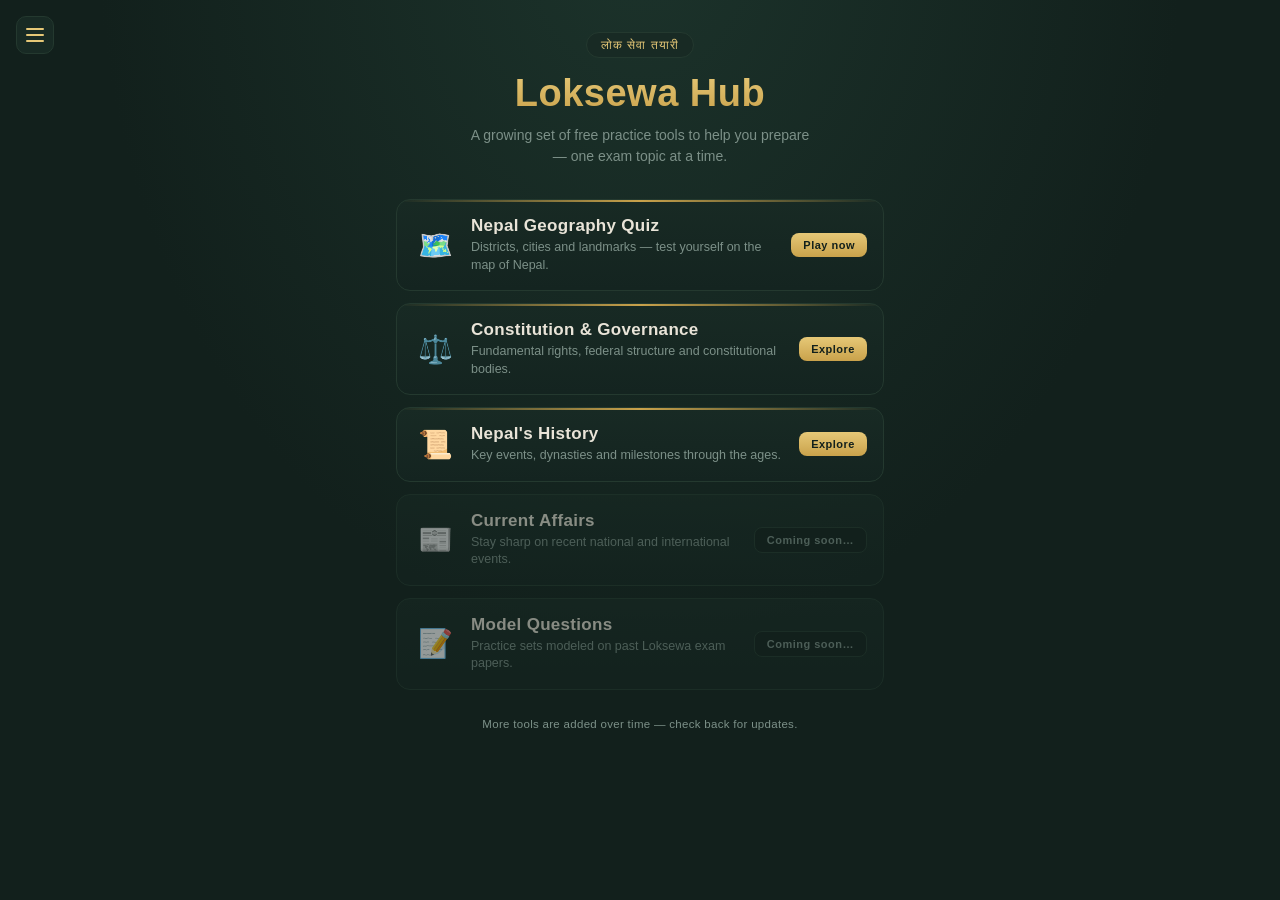
<file: index.html>
<!DOCTYPE html>
<html lang="en">
<head>
<meta charset="UTF-8" />
<meta name="viewport" content="width=device-width, initial-scale=1.0, maximum-scale=1.0, user-scalable=no" />
<title>Loksewa Hub — Practice Tools</title>
<link rel="stylesheet" href="home.css" />
</head>
<body>

  <button class="hamburger-btn" id="hamburgerBtn" aria-label="Open menu">
    <span></span><span></span><span></span>
  </button>

  <div class="drawer-backdrop" id="drawerBackdrop"></div>

  <nav class="drawer" id="drawer">
    <div class="drawer-header">
      <div class="drawer-title">Loksewa Hub</div>
      <button class="drawer-close" id="drawerClose" aria-label="Close menu">✕</button>
    </div>
    <div class="drawer-links">
      <a href="index.html" class="drawer-link">🏠 Home</a>
      <a href="quiz.html" class="drawer-link">🗺️ Nepal Geography Quiz</a>
      <a href="constitution.html" class="drawer-link">⚖️ Constitution &amp; Governance</a>
      <a href="history.html" class="drawer-link">📜 Nepal's History</a>
      <div class="drawer-link soon">📰 Current Affairs <span class="drawer-soon-tag">Soon</span></div>
      <div class="drawer-link soon">📝 Model Questions <span class="drawer-soon-tag">Soon</span></div>
      <div class="drawer-link soon">📚 Study Material <span class="drawer-soon-tag">Soon</span></div>
      <div class="drawer-link soon">🎨 Theme <span class="drawer-soon-tag">Soon</span></div>
    </div>
  </nav>

  <div class="wrap">
    <header class="hero">
      <div class="hero-badge">लोक सेवा तयारी</div>
      <h1 class="hero-title">Loksewa Hub</h1>
      <p class="hero-sub">A growing set of free practice tools to help you prepare — one exam topic at a time.</p>
    </header>

    <main class="tool-grid">

      <a class="tool-card live" href="quiz.html">
        <div class="tool-icon">🗺️</div>
        <div class="tool-body">
          <div class="tool-name">Nepal Geography Quiz</div>
          <div class="tool-desc">Districts, cities and landmarks — test yourself on the map of Nepal.</div>
        </div>
        <div class="tool-status status-live">Play now</div>
      </a>

      <a class="tool-card live" href="constitution.html">
        <div class="tool-icon">⚖️</div>
        <div class="tool-body">
          <div class="tool-name">Constitution &amp; Governance</div>
          <div class="tool-desc">Fundamental rights, federal structure and constitutional bodies.</div>
        </div>
        <div class="tool-status status-live">Explore</div>
      </a>

      <a class="tool-card live" href="history.html">
        <div class="tool-icon">📜</div>
        <div class="tool-body">
          <div class="tool-name">Nepal's History</div>
          <div class="tool-desc">Key events, dynasties and milestones through the ages.</div>
        </div>
        <div class="tool-status status-live">Explore</div>
      </a>

      <div class="tool-card soon">
        <div class="tool-icon">📰</div>
        <div class="tool-body">
          <div class="tool-name">Current Affairs</div>
          <div class="tool-desc">Stay sharp on recent national and international events.</div>
        </div>
        <div class="tool-status status-soon">Coming soon…</div>
      </div>

      <div class="tool-card soon">
        <div class="tool-icon">📝</div>
        <div class="tool-body">
          <div class="tool-name">Model Questions</div>
          <div class="tool-desc">Practice sets modeled on past Loksewa exam papers.</div>
        </div>
        <div class="tool-status status-soon">Coming soon…</div>
      </div>

    </main>

    <footer class="foot-note">More tools are added over time — check back for updates.</footer>
  </div>

  <script>
    const hamburgerBtn = document.getElementById('hamburgerBtn');
    const drawer = document.getElementById('drawer');
    const drawerBackdrop = document.getElementById('drawerBackdrop');
    const drawerClose = document.getElementById('drawerClose');

    function openDrawer(){
      drawer.classList.add('open');
      drawerBackdrop.classList.add('open');
    }
    function closeDrawer(){
      drawer.classList.remove('open');
      drawerBackdrop.classList.remove('open');
    }
    hamburgerBtn.addEventListener('click', openDrawer);
    drawerClose.addEventListener('click', closeDrawer);
    drawerBackdrop.addEventListener('click', closeDrawer);
  </script>

</body>
</html>
</file>
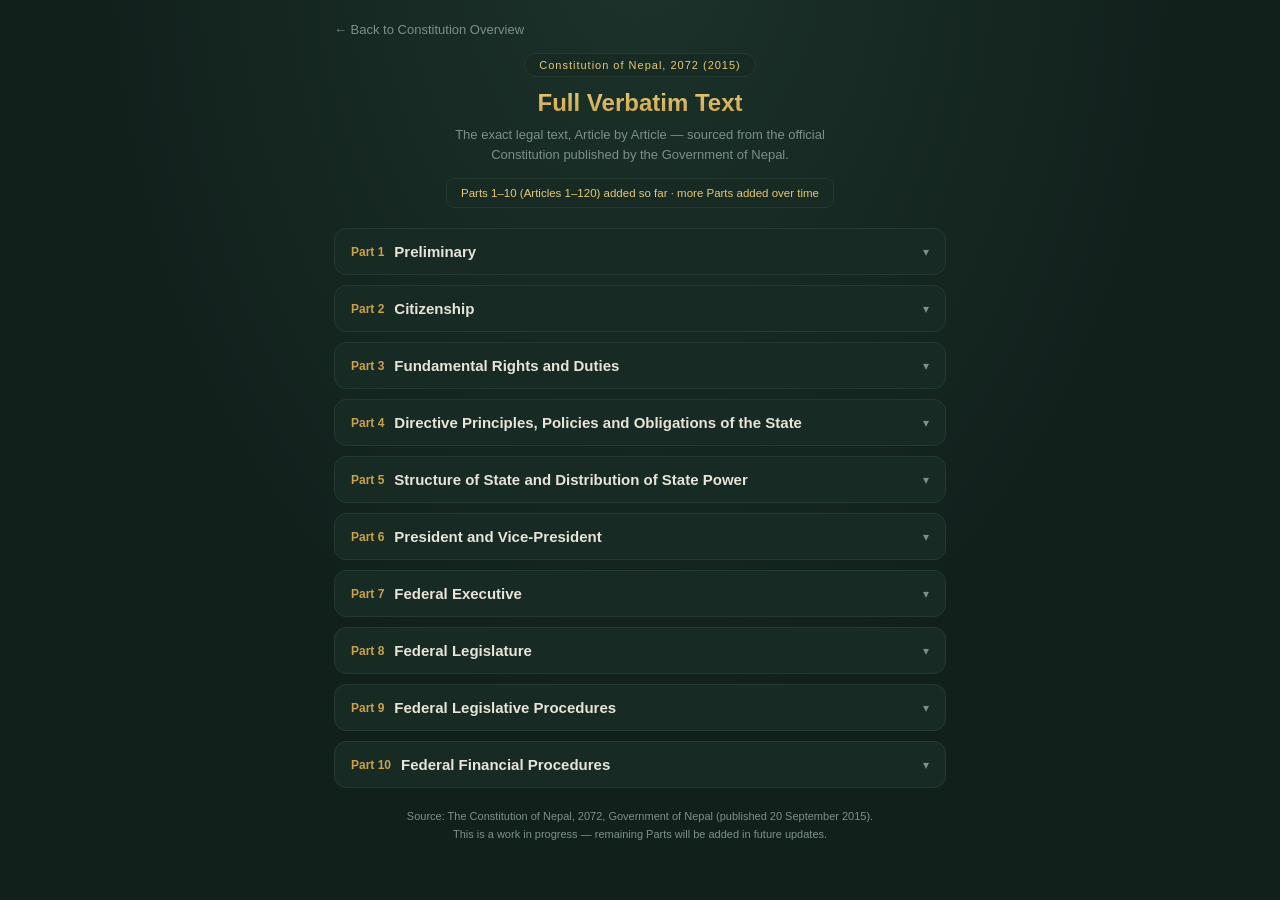
<file: constitution-full.html>
<!DOCTYPE html>
<html lang="en">
<head>
<meta charset="UTF-8" />
<meta name="viewport" content="width=device-width, initial-scale=1.0, maximum-scale=1.0, user-scalable=no" />
<title>Full Text — Constitution of Nepal — Loksewa Hub</title>
<link rel="stylesheet" href="constitution-full.css" />
</head>
<body>

<div class="wrap">
  <a class="back-link" href="constitution.html">← Back to Constitution Overview</a>

  <div class="page-header">
    <div class="page-badge">Constitution of Nepal, 2072 (2015)</div>
    <h1 class="page-title">Full Verbatim Text</h1>
    <p class="page-sub">The exact legal text, Article by Article — sourced from the official Constitution published by the Government of Nepal.</p>
    <div class="progress-note">Parts 1–10 (Articles 1–120) added so far · more Parts added over time</div>
  </div>

  <div id="parts"></div>

  <div class="page-footer-note">
    Source: The Constitution of Nepal, 2072, Government of Nepal (published 20 September 2015).<br/>
    This is a work in progress — remaining Parts will be added in future updates.
  </div>
</div>

<script>
const PARTS = [
  {
    num: 1, title: 'Preliminary',
    articles: [
      { num: 1, title: 'Constitution as the fundamental law', text: `(1) This Constitution is the fundamental law of Nepal. Any law inconsistent with this Constitution shall, to the extent of such inconsistency, be void.
(2) It shall be the duty of every person to observe this Constitution.` },
      { num: 2, title: 'Sovereignty and state authority', text: `The sovereignty and state authority of Nepal shall be vested in the Nepalese people. It shall be exercised in accordance with the provisions set forth in this Constitution.` },
      { num: 3, title: 'Nation', text: `All the Nepalese people, with multiethnic, multilingual, multi-religious, multicultural characteristics and in geographical diversities, and having common aspirations and being united by a bond of allegiance to national independence, territorial integrity, national interest and prosperity of Nepal, collectively constitute the nation.` },
      { num: 4, title: 'State of Nepal', text: `(1) Nepal is an independent, indivisible, sovereign, secular, inclusive, democratic, socialism-oriented, federal democratic republican state.
Explanation: For the purposes of this Article, "secular" means religious, cultural freedoms, including protection of religion, culture handed down from the time immemorial.
(2) The territory of Nepal shall comprise:
(a) the territory existing at the time of commencement of this Constitution, and
(b) such other territory as may be acquired after the commencement of this Constitution.` },
      { num: 5, title: 'National interest', text: `(1) Safeguarding of the freedom, sovereignty, territorial integrity, nationality, independence and dignity of Nepal, the rights of the Nepalese people, border security, economic wellbeing and prosperity shall be the basic elements of the national interest of Nepal.
(2) Any conduct and act contrary to the national interest shall be punishable by the Federal law.` },
      { num: 6, title: 'Languages of the nation', text: `All languages spoken as the mother tongues in Nepal are the languages of the nation.` },
      { num: 7, title: 'Official language', text: `(1) The Nepali language in the Devnagari script shall be the official language of Nepal.
(2) A State may, by a State law, determine one or more than one languages of the nation spoken by a majority of people within the State as its official language(s), in addition to the Nepali language.
(3) Other matters relating to language shall be as decided by the Government of Nepal, on recommendation of the Language Commission.` },
      { num: 8, title: 'National flag', text: `(1) The national flag of Nepal consists of two juxtaposed triangular figures with a crimson-coloured base and deep blue borders, there being a white emblem of the crescent moon with eight rays visible out of sixteen in the upper part and a white emblem of a twelve rayed sun in the lower part.
(2) The method of drawing out the flag and other particulars relating thereto shall be as set forth in Schedule-1.` },
      { num: 9, title: 'National anthem etc', text: `(1) The national anthem of Nepal shall be as set forth in Schedule-2.
(2) The coat-of-arms of Nepal shall be as set forth in Schedule-3.
(3) The Rhododendron Arboreum shall be the national flower, Crimson Colour shall be the national colour, the Cow shall be the national animal and the Lophophorus shall be the national bird of Nepal.` },
    ]
  },
  {
    num: 2, title: 'Citizenship',
    articles: [
      { num: 10, title: 'Not to deprive of citizenship', text: `(1) No citizen of Nepal may be deprived of the right to obtain citizenship.
(2) There is a provision of single federal citizenship with State identity in Nepal.` },
      { num: 11, title: 'To be citizens of Nepal', text: `(1) The persons who have obtained the citizenship of Nepal at the time of commencement of this Constitution and who are qualified to obtain citizenship in accordance with this Part shall be the citizens of Nepal.
(2) The following person who has his or her permanent domicile in Nepal at the time of commencement of this Constitution shall be the citizen of Nepal by descent:
(a) a person who has obtained the citizenship of Nepal by descent prior to the commencement of this Constitution,
(b) a person whose father or mother was a citizen of Nepal at his or her birth.
(3) A child of a citizen having obtained the citizenship of Nepal by birth prior to the commencement of Nepal shall, upon attaining majority, acquire the citizenship of Nepal by descent if the child's father and mother both are citizens of Nepal.
(4) Every minor who is found within Nepal and the whereabouts of whose father and mother are not known shall, until the father or the mother of the child is traced, be a citizen of Nepal by descent.
(5) A person who is born in Nepal from a woman who is a citizen of Nepal and has resided in Nepal and whose father is not traced shall be provided with the citizenship of Nepal by descent.
Provided that his or her father is held to be a foreign citizen, the citizenship of such person shall be converted into naturalized citizenship as provided for in the Federal law.
(6) A foreign woman who has a matrimonial relationship with a citizen of Nepal may, if she so wishes, acquire the naturalized citizenship of Nepal as provided for in the Federal law.
(7) Notwithstanding anything contained elsewhere in this Article, in the case of a person born from a woman who is a citizen of Nepal and married to a foreign citizen, the person may acquire the naturalized citizenship of Nepal in accordance with the Federal law if he or she has permanently resided in Nepal and has not acquired the citizenship of a foreign country.
Provided that if such person's mother and father both are citizens of Nepal at the time of acquisition of citizenship, such person born in Nepal may acquire the citizenship of Nepal by descent.
(8) In the cases other than those mentioned in this Article, the Government of Nepal may, in accordance with the Federal law, grant the naturalized citizenship of Nepal.
(9) The Government of Nepal may, in accordance with the Federal law, grant the honorary citizenship of Nepal.
(10) Whenever any territory is acquired by way of merger into Nepal, a person having his or her domicile in such territory shall become a citizen of Nepal, subject to the Federal law.` },
      { num: 12, title: 'Citizenship with identity of descent and gender', text: `A person who obtains the citizenship of Nepal by descent in accordance with this Constitution may obtain a certificate of citizenship of Nepal with gender identity by the name of his or her mother or father.` },
      { num: 13, title: 'Acquisition, reacquisition and termination of citizenship', text: `Other matters relating to the acquisition, reacquisition and termination of citizenship shall be as provided for in the Federal law.` },
      { num: 14, title: 'Power to grant non-resident Nepalese citizenship', text: `The non-residential citizenship of Nepal may be so granted to a person who has acquired the citizenship of a foreign country, has resided in a country other than a member state of the South Asian Association for Regional Cooperation, and who or whose father or mother, grandfather or grandmother was previously a citizen of Nepal by decent or birth but subsequently acquired the citizenship of the foreign country that such person may enjoy economic, social and cultural rights in accordance with the Federal law.` },
      { num: 15, title: 'Other provisions relating to citizenship of Nepal', text: `Other matters relating to the maintenance of records setting out the identity of every citizen of Nepal and the citizenship of Nepal shall be as provided for in the Federal law.` },
    ]
  },
  {
    num: 3, title: 'Fundamental Rights and Duties',
    articles: [
      { num: 16, title: 'Right to live with dignity', text: `(1) Every person shall have the right to live with dignity.
(2) No law shall be made providing for the death penalty to any one.` },
      { num: 17, title: 'Right to freedom', text: `(1) No person shall be deprived of his or her personal liberty except in accordance with law.
(2) Every citizen shall have the following freedoms:
(a) freedom of opinion and expression,
(b) freedom to assemble peaceably and without arms,
(c) freedom to form political parties,
(d) freedom to form unions and associations,
(e) freedom to move and reside in any part of Nepal,
(f) freedom to practice any profession, carry on any occupation, and establish and operate any industry, trade and business in any part of Nepal.
(Reasonable restrictions on each of these freedoms may be imposed by Act, as detailed in the provisos to this Article, on grounds such as sovereignty, territorial integrity, public order, decency, morality, and harmonious relations between communities.)` },
      { num: 18, title: 'Right to equality', text: `(1) All citizens shall be equal before law. No person shall be denied the equal protection of law.
(2) No discrimination shall be made in the application of general laws on grounds of origin, religion, race, caste, tribe, sex, physical condition, condition of health, marital status, pregnancy, economic condition, language or region, ideology or on similar other grounds.
(3) The State shall not discriminate citizens on grounds of origin, religion, race, caste, tribe, sex, economic condition, language, region, ideology or on similar other grounds.
Provided that nothing shall be deemed to prevent the making of special provisions by law for the protection, empowerment or development of the citizens including the socially or culturally backward women, Dalit, indigenous people, indigenous nationalities, Madhesi, Tharu, Muslim, oppressed class, Pichhada class, minorities, the marginalized, farmers, labours, youths, children, senior citizens, gender and sexual minorities, persons with disabilities, persons in pregnancy, incapacitated or helpless, backward region and indigent Khas Arya.
(4) No discrimination shall be made on the ground of gender with regard to remuneration and social security for the same work.
(5) All offspring shall have the equal right to the ancestral property without discrimination on the ground of gender.` },
      { num: 19, title: 'Right to communication', text: `(1) No publication and broadcasting or dissemination or printing of any news item, editorial, feature article or other reading, audio and audio-visual material through any means whatsoever including electronic publication, broadcasting and printing shall be censored, subject to reasonable restrictions provided by Act.
(2) No radio, television, on-line or other form of digital or electronic equipment, press or other means of communication shall be closed or seized nor shall registration thereof be cancelled nor shall such material be seized by reason of publication, broadcasting or printing of material through any audio, audio-visual or electronic equipment.
(3) No means of communication including the press, electronic broadcasting and telephone shall be interrupted except in accordance with law.` },
      { num: 20, title: 'Rights relating to justice', text: `(1) No person shall be detained in custody without informing him or her of the ground for his or her arrest.
(2) Any person who is arrested shall have the right to consult a legal practitioner of his or her choice from the time of such arrest and to be defended by such legal practitioner.
(3) Any person who is arrested shall be produced before the adjudicating authority within twenty-four hours of such arrest, excluding travel time; and shall not be detained in custody except on the order of such authority.
(4) No person shall be liable for punishment for an act which was not punishable by the law in force when the act was committed, nor be subjected to a punishment greater than that prescribed at the time of the offence.
(5) Every person charged with an offence shall be presumed innocent until proved guilty.
(6) No person shall be tried and punished for the same offence more than once.
(7) No person charged with an offence shall be compelled to testify against himself or herself.
(8) Every person shall have the right to be informed of any proceedings taken against him or her.
(9) Every person shall have the right to a fair trial by an independent, impartial and competent court or judicial body.
(10) Any indigent party shall have the right to free legal aid in accordance with law.` },
      { num: 21, title: 'Right of victim of crime', text: `(1) A victim of crime shall have the right to get information about the investigation and proceedings of a case in which he or she is the victim.
(2) A victim of crime shall have the right to justice including social rehabilitation and compensation in accordance with law.` },
      { num: 22, title: 'Right against torture', text: `(1) No person who is arrested or detained shall be subjected to physical or mental torture or to cruel, inhuman or degrading treatment.
(2) Any such act shall be punishable by law, and the victim shall have the right to obtain compensation in accordance with law.` },
      { num: 23, title: 'Right against preventive detention', text: `(1) No person shall be held under preventive detention unless there is a sufficient ground of the existence of an immediate threat to the sovereignty, territorial integrity or public peace and order of Nepal.
(2) Information about a person held under preventive detention must be given immediately to his or her family members or relatives.
(3) If detention is made contrary to law or in bad faith, the person held has the right to compensation in accordance with law.` },
      { num: 24, title: 'Right against untouchability and discrimination', text: `(1) No person shall be subjected to any form of untouchability or discrimination in any private and public places on grounds of his or her origin, caste, tribe, community, profession, occupation or physical condition.
(2) No person shall be prevented from purchasing or acquiring goods, services or facilities, nor shall such be restricted to any particular caste or tribe.
(3) No act demonstrating any person or community as superior or inferior on such grounds, or propagating ideology of untouchability or caste-based superiority, shall be allowed.
(4) No discrimination in any form shall be allowed at a workplace on the ground of caste.
(5) Any act of untouchability or discrimination shall be a punishable severe social offence, and the victim shall have the right to compensation in accordance with law.` },
      { num: 25, title: 'Right relating to property', text: `(1) Every citizen shall, subject to law, have the right to acquire, own, sell, dispose, acquire business profits from, and otherwise deal with, property.
(2) The State shall not, except for public interest, requisition, acquire, or otherwise create any encumbrance on, property of a person.
(3) The basis of compensation and procedures for State requisition of property for public interest shall be as provided in Act.
(4) These provisions shall not prevent the State from land reforms, management and regulation for enhancing agricultural productivity, modernization, environment protection and planned housing/urban development.
(5) Nothing prevents the State from re-purposing requisitioned property for another public interest.` },
      { num: 26, title: 'Right to freedom of religion', text: `(1) Every person who has faith in religion shall have the freedom to profess, practice and protect his or her religion according to his or her conviction.
(2) Every religious denomination shall have the right to operate and protect its religious sites and religious Guthi (trusts).
(3) No person shall, in exercising this right, act contrary to public health, decency and morality, breach public peace, convert another person from one religion to another, or jeopardize another's religion.` },
      { num: 27, title: 'Right to information', text: `Every citizen shall have the right to demand and receive information on any matter of his or her interest or of public interest, except matters required by law to remain confidential.` },
      { num: 28, title: 'Right to privacy', text: `The privacy of any person, his or her residence, property, document, data, correspondence and matters relating to his or her character shall, except in accordance with law, be inviolable.` },
      { num: 29, title: 'Right against exploitation', text: `(1) Every person shall have the right against exploitation.
(2) No person shall be exploited in any manner on the grounds of religion, custom, tradition, usage, practice or on any other grounds.
(3) No one shall be subjected to trafficking nor held in slavery or servitude.
(4) No one shall be forced to work against his or her will, except compulsory service for public purposes as may be required by law.
(5) Violation shall be punishable by law and the victim shall have the right to compensation from the perpetrator.` },
      { num: 30, title: 'Right to clean environment', text: `(1) Every citizen shall have the right to live in a clean and healthy environment.
(2) The victim shall have the right to compensation for injury caused from environmental pollution or degradation.
(3) This shall not prevent necessary legal provisions for balancing environment and development.` },
      { num: 31, title: 'Right relating to education', text: `(1) Every citizen shall have the right of access to basic education.
(2) Every citizen shall have the right to compulsory and free education up to the basic level, and free education up to the secondary level, from the State.
(3) Citizens with disabilities and economically indigent citizens shall have the right to free higher education, in accordance with law.
(4) Visually impaired citizens shall have the right to free education through braille, and citizens with hearing or speaking impairment through sign language.
(5) Every Nepalese community shall have the right to education in its mother tongue, and to open and operate schools for that purpose.` },
      { num: 32, title: 'Right to language and culture', text: `(1) Every person and community shall have the right to use their languages.
(2) Every person and community shall have the right to participate in the cultural life of their communities.
(3) Every Nepalese community shall have the right to preserve and promote its language, script, culture, cultural civilization and heritage.` },
      { num: 33, title: 'Right to employment', text: `(1) Every citizen shall have the right to employment, with terms of employment and unemployment benefit as provided for in Federal law.
(2) Every citizen shall have the right to choose employment.` },
      { num: 34, title: 'Right to labour', text: `(1) Every labourer shall have the right to practice appropriate labour.
(2) Every labourer shall have the right to appropriate remuneration, facilities and contributory social security.
(3) Every labourer shall have the right to form and join trade unions and engage in collective bargaining, in accordance with law.` },
      { num: 35, title: 'Right relating to health', text: `(1) Every citizen shall have the right to free basic health services from the State, and no one shall be deprived of emergency health services.
(2) Every person shall have the right to information about his or her medical treatment.
(3) Every citizen shall have equal access to health services.
(4) Every citizen shall have the right of access to clean drinking water and sanitation.` },
      { num: 36, title: 'Right relating to food', text: `(1) Every citizen shall have the right relating to food.
(2) Every citizen shall have the right to be safe from the state of being in danger of life from the scarcity of food.
(3) Every citizen shall have the right to food sovereignty in accordance with law.` },
      { num: 37, title: 'Right to housing', text: `(1) Every citizen shall have the right to an appropriate housing.
(2) No citizen shall be evicted from his or her own residence nor shall it be infringed except in accordance with law.` },
      { num: 38, title: 'Rights of women', text: `(1) Every woman shall have equal lineage right without gender based discrimination.
(2) Every woman shall have the right to safe motherhood and reproductive health.
(3) No woman shall be subjected to physical, mental, sexual, psychological or other violence or exploitation; such act shall be punishable and the victim entitled to compensation.
(4) Women shall have the right to participate in all bodies of the State on the basis of proportional inclusion.
(5) Women shall have the right to special opportunity in education, health, employment and social security, on the basis of positive discrimination.
(6) The spouse shall have equal right to property and family affairs.` },
      { num: 39, title: 'Rights of the child', text: `(1) Every child shall have the right to name and birth registration along with his or her identity.
(2) Every child shall have the right to education, health, maintenance, proper care, sports, entertainment and overall personality development.
(3) Every child shall have the right to elementary child development and child participation.
(4) No child shall be employed in any factory, mine or similar hazardous work.
(5) No child shall be subjected to child marriage, illegal transport, abduction or being held hostage.
(6) No child shall be recruited or used in army, police or any armed group, or subjected to abuse or exploitation.
(7) No child shall be subjected to physical, mental or other torture in home, school or elsewhere.
(8) Every child shall have the right to juvenile-friendly justice.
(9) Helpless, orphan, disabled, conflict-victim, displaced or vulnerable children shall have the right to special protection and facilities from the State.
(10) Violations shall be punishable, and the child victim entitled to compensation from the perpetrator.` },
      { num: 40, title: 'Rights of Dalit', text: `(1) The Dalit shall have the right to participate in all bodies of the State on the basis of proportional inclusion, with special provision for empowerment, representation and participation in employment.
(2) Free education with scholarship, from primary to higher education, shall be provided by law for Dalit students, with special provision for technical and vocational education.
(3) Special provision shall be made for health and social security for the Dalit community.
(4) The Dalit community shall have the right to use, protect and develop their traditional occupation, knowledge, skill and technology, with State priority and support.
(5) The State shall once provide land to the landless Dalit in accordance with law.
(6) The State shall arrange settlement for Dalit without housing.
(7) These facilities must be distributed justly across Dalit women, men and all Dalit communities.` },
      { num: 41, title: 'Rights of senior citizens', text: `The senior citizens shall have the right to special protection and social security from the State.` },
      { num: 42, title: 'Right to social justice', text: `(1) Socially backward groups — women, Dalit, indigenous peoples, indigenous nationalities, Madhesi, Tharu, minorities, persons with disabilities, marginalized communities, Muslims, backward classes, gender and sexual minorities, youths, farmers, labourers, oppressed or backward-region citizens and indigent Khas Arya — shall have the right to participate in State bodies on an inclusive basis.
(2) Indigent citizens and communities on the verge of extinction shall have the right to special opportunities in education, health, housing, employment, food and social security.
(3) Citizens with disabilities shall have the right to live with dignity and equal access to public services.
(4) Every farmer shall have the right of access to lands for agriculture and to select and protect traditional local seeds and species.
(5) Families of martyrs, the disappeared, the disabled and injured from popular movements and conflicts, democracy fighters, and conflict victims shall have priority access to education, health, employment, housing and social security.` },
      { num: 43, title: 'Right to social security', text: `The indigent, incapacitated and helpless citizens, helpless single women, citizens with disabilities, children, citizens who cannot take care of themselves, and citizens belonging to tribes on the verge of extinction shall have the right to social security, in accordance with law.` },
      { num: 44, title: 'Rights of the consumer', text: `(1) Every consumer shall have the right to obtain quality goods and services.
(2) A person who has suffered injury from substandard goods or services shall have the right to compensation in accordance with law.` },
      { num: 45, title: 'Right against exile', text: `No citizen shall be exiled.` },
      { num: 46, title: 'Right to constitutional remedies', text: `There shall be a right to obtain constitutional remedies in the manner set forth in Article 133 or 144 for the enforcement of the rights conferred by this Part.` },
      { num: 47, title: 'Implementation of fundamental rights', text: `The State shall, as required, make legal provisions for the implementation of the rights conferred by this Part, within three years of the commencement of this Constitution.` },
      { num: 48, title: 'Duties of citizens', text: `Every citizen shall have the following duties:
(a) to safeguard the nationality, sovereignty and integrity of Nepal, while being loyal to the nation,
(b) to abide by the Constitution and law,
(c) to render compulsory service as and when the State so requires,
(d) to protect and preserve public property.` },
    ]
  },
  {
    num: 4, title: 'Directive Principles, Policies and Obligations of the State',
    articles: [
      { num: 49, title: 'To be guiding principles', text: `(1) The directive principles, policies and obligations set forth in this Part shall be the guiding principles for the governance of the State.
(2) The State shall mobilize means and resources as required to implement the principles, policies and obligations set forth in this Part.` },
      { num: 50, title: 'Directive principles', text: `(1) The political objective of the State is to establish a public welfare system of governance through the rule of law, fundamental rights, human rights, gender equality, proportional inclusion, participation and social justice, while consolidating a federal democratic republican system based on cooperative federalism, local autonomy and decentralization.
(2) The social and cultural objective is to build a civilized and egalitarian society by eliminating discrimination and exploitation, developing values founded on national pride, democracy and harmony, while maintaining social cohesion and recognizing cultural diversity.
(3) The economic objective is to achieve sustainable economic development through public, private and cooperative sector participation, building a socialism-oriented, self-reliant and progressive economy free of exploitation.
(4) The State shall direct its international relations toward enhancing national dignity on the basis of sovereign equality, while safeguarding Nepal's freedom, sovereignty, territorial integrity, independence and national interest.` },
      { num: 51, title: 'Policies of the State', text: `The State shall pursue policies across the following areas: (a) national unity and security, (b) political and governance systems, (c) social and cultural transformation, (d) economy, industry and commerce, (e) agriculture and land reforms, (f) development, (g) protection and use of natural resources, (h) citizens' basic needs (education, health, food, transport), (i) labour and employment, (j) social justice and inclusion, (k) justice and the penal system, (l) tourism, and (m) international relations — each detailed extensively with specific sub-policies aimed at equitable, sustainable and inclusive national development.` },
      { num: 52, title: 'Obligations of the State', text: `It shall be the obligation of the State to make Nepal a prosperous and affluent country by protecting and promoting fundamental rights and human rights, pursuing the directive principles, and gradually implementing the policies of the State, while keeping intact the freedom, sovereignty, territorial integrity and independence of Nepal.` },
      { num: 53, title: 'To submit report', text: `The Government of Nepal shall submit an annual report on the implementation of the directive principles, policies and obligations of this Part to the President, who shall cause it to be laid, through the Prime Minister, before the Federal Parliament.` },
      { num: 54, title: 'Provisions relating to monitoring', text: `There shall be a committee, in accordance with law, in the Federal Parliament to monitor and evaluate whether the directive principles, policies and obligations of this Part have been implemented progressively.` },
      { num: 55, title: 'Questions not to be raised in court', text: `No question shall be raised in any court as to whether any matter contained in this Part has been implemented or not.` },
    ]
  },
  {
    num: 5, title: 'Structure of State and Distribution of State Power',
    articles: [
      { num: 56, title: 'Structure of State', text: `(1) The main structure of the Federal Democratic Republic of Nepal shall be of three levels: the Federation, the State and the Local level.
(2) Each level shall exercise the power of State pursuant to this Constitution and law.
(3) There shall be States consisting of the Districts mentioned in Schedule-4.
(4) There shall be Village Institutions, Municipalities and District Assemblies under the Local level.
(5) Any Special, Protected or Autonomous Region can be set by Federal law for social, cultural protection or economic development.
(6) All three levels shall protect Nepal's freedom, sovereignty, territorial integrity, human rights, rule of law, and the federal democratic republican system.` },
      { num: 57, title: 'Distribution of State power', text: `(1) Federal powers are vested in matters enumerated in Schedule-5.
(2) State powers are vested in matters enumerated in Schedule-6.
(3) Concurrent powers of Federation and State are enumerated in Schedule-7.
(4) Local level powers are enumerated in Schedule-8.
(5) Concurrent powers of all three levels are enumerated in Schedule-9.
(6)-(7) Laws made by State, Village or Municipal Assemblies must not conflict with Federal (or, respectively, State) law; any conflicting provision is invalid to that extent.` },
      { num: 58, title: 'Residual powers', text: `The Federation shall have power on any matter not enumerated in the Federal, State, Local or Concurrent Lists, or not otherwise specified in this Constitution.` },
      { num: 59, title: 'Exercise of financial powers', text: `(1) The Federation, State and Local level shall each make laws, budgets, decisions and plans on financial matters within their jurisdictions.
(2) The Federation may make policies and laws on concurrent-list financial matters applicable also to States.
(3) Each level shall make its own budget.
(4) Benefits from natural resource use or development shall be equitably distributed, including to project-affected regions and local communities.
(5) Local communities shall be given priority for investment in local natural resource use.
(6) The Government of Nepal has the power to obtain foreign assistance and loans, subject to macroeconomic stability.
(7) Budget deficit management and fiscal discipline provisions shall be as provided in Federal law.` },
      { num: 60, title: 'Distribution of sources of revenue', text: `(1) Each level may impose taxes and collect revenue within its jurisdiction; concurrent and unlisted matters are determined by the Government of Nepal.
(2) The Government of Nepal shall equitably distribute collected revenue across all three levels.
(3) Fiscal transfers to State and Local levels shall be as recommended by the National Natural Resources and Fiscal Commission.
(4) The Government of Nepal shall distribute fiscal equalization grants based on expenditure need and revenue capacity.
(5) Each State shall similarly distribute grants to its Local levels.
(6) Conditional, complementary or special grants from the Federal Consolidated Fund shall be as provided in Federal law.
(7) Revenue distribution shall be balanced and transparent.
(8) A Federal Act on revenue distribution shall have regard to national policy, State/Local autonomy, service responsibilities, revenue potential, development assistance, and reduction of regional imbalance and poverty.` },
    ]
  },
  {
    num: 6, title: 'President and Vice-President',
    articles: [
      { num: 61, title: 'President', text: `(1) There shall be a President of Nepal.
(2) The President shall be the head of state of Nepal. He or she shall perform his or her functions in accordance with this Constitution and the Federal law.
(3) The President shall promote the national unity of Nepal.
(4) The main duty of the President shall be to abide by and protect this Constitution.` },
      { num: 62, title: 'Election of President', text: `(1) The President shall be elected by an electoral college composed of the members of the Federal Parliament and of the State Assemblies, with voting weightage as provided in Federal law.
(2) An electoral college may still be formed even if a State Assembly election has not been held in any State.
(3) A person securing a majority of the total votes of the electoral college shall be elected President.
(4) If no candidate secures a majority, a run-off vote is held between the top two candidates; the one securing more than fifty percent is elected.
(5) If neither secures more than fifty percent, re-voting is held, and a majority of valid votes cast decides the winner.
(6) If a person holding another elected/nominated/appointed political office is elected President, that other office is automatically vacated.
(7) Other matters relating to the election shall be as provided for in Federal law.` },
      { num: 63, title: 'Term of office of President', text: `(1) The term of office of the President shall be five years from the date of election.
(2) The President whose term has expired shall continue to discharge functions under this Constitution until a newly elected President assumes office.` },
      { num: 64, title: 'Qualification for President', text: `(1) A person is qualified to become President if he or she: (a) is qualified to become a member of the Federal Parliament, (b) has completed at least forty-five years of age, and (c) is not disqualified by any law.
(2) A person who has already been elected twice as President shall not become a candidate again.` },
      { num: 65, title: 'Vacation of office of President', text: `The office of the President shall become vacant if: (a) he or she resigns in writing to the Vice-President, (b) a motion of impeachment against him or her is passed under Article 101, (c) his or her term expires, or (d) he or she dies.` },
      { num: 66, title: 'Functions, duties and powers of President', text: `(1) The President shall exercise powers and duties as conferred by this Constitution or Federal law.
(2) The President shall act on the recommendation and with the consent of the Council of Ministers, submitted through the Prime Minister, except where a function is specifically to be performed on recommendation of another body or official under this Constitution or Federal law.
(3) Decisions or orders issued in the President's name, and instruments of authorization, shall be authenticated as provided in Federal law.` },
      { num: 67, title: 'Vice-President', text: `(1) There shall be a Vice-President of Nepal.
(2) The Vice-President performs the President's functions during the President's absence.
(3) If a person holding another elected/nominated/appointed political office is appointed Vice-President, that other office is automatically vacated.` },
      { num: 68, title: 'Vacation of office of Vice-President', text: `The office of the Vice-President shall become vacant if: (a) he or she resigns in writing to the President, (b) a motion of impeachment against him or her is passed under Article 101, (c) his or her term expires, or (d) he or she dies.` },
      { num: 69, title: 'Other provisions relating to Vice-President', text: `Provisions relating to the qualification, election procedures and term of office of the Vice-President shall be the same as those for the President.` },
      { num: 70, title: 'President and Vice-President to be from different sex or community', text: `Election to the President and the Vice-President shall be so made as to have representation of different sex or community.` },
      { num: 71, title: 'Oath by President and Vice-President', text: `Prior to assuming office, the President shall take an oath of office and secrecy before the Chief Justice, and the Vice-President before the President, as provided for in Federal law.` },
      { num: 72, title: 'Remuneration and facilities of President and Vice-President', text: `The remuneration and other facilities of the President and Vice-President shall be as provided for in Federal Act, and as specified by the Government of Nepal until such Act is made.` },
      { num: 73, title: 'Office of President and Vice-President', text: `(1) There shall be separate offices for the President and the Vice-President.
(2) The Government of Nepal shall arrange employees and other provisions required for these offices.` },
    ]
  },
  {
    num: 7, title: 'Federal Executive',
    articles: [
      { num: 74, title: 'Form of government', text: `The form of government of Nepal shall be multi-party, competitive, federal, democratic, republican, parliamentary form of government based on pluralism.` },
      { num: 75, title: 'Executive power', text: `(1) The executive power of Nepal shall, pursuant to this Constitution and law, be vested in the Council of Ministers.
(2) The Council of Ministers is responsible for issuing general directives and controlling and regulating governance, subject to this Constitution and law.
(3) All Federal executive functions shall be performed in the name of the Government of Nepal.
(4) Decisions, orders and instruments issued in that name shall be authenticated as provided in Federal law.` },
      { num: 76, title: 'Constitution of Council of Ministers', text: `(1) The President shall appoint the parliamentary party leader commanding a majority in the House of Representatives as Prime Minister, forming the Council of Ministers under his or her chairpersonship.
(2) If no party has a clear majority, the President shall appoint as Prime Minister a member who can command majority with the support of two or more parties.
(3) If no Prime Minister can be appointed under (2) within thirty days of the final election results, or the appointed PM fails a confidence vote, the President shall appoint the leader of the party with the highest number of members.
(4) A Prime Minister appointed under (2) or (3) must obtain a vote of confidence within thirty days.
(5)-(6) If the PM under (3) fails to obtain confidence, and a member under (2) can show grounds for obtaining confidence, the President shall appoint that member instead, who must then obtain a vote of confidence.
(7) If that also fails, the President shall, on the Prime Minister's recommendation, dissolve the House of Representatives and call an election within six months.
(8) The entire appointment process must be completed within thirty-five days of the final election results or of the office falling vacant.
(9) The Council of Ministers shall comprise a maximum of twenty-five Ministers (including the PM), formed on an inclusive basis from Federal Parliament members.
(10) The Prime Minister and Ministers are collectively responsible to the Federal Parliament; Ministers are individually responsible for their Ministries to the PM and Parliament.` },
      { num: 77, title: 'Vacation of office of Prime Minister and Minister', text: `(1) The office of Prime Minister becomes vacant if: (a) he or she resigns, (b) a vote of confidence fails or a no-confidence motion passes under Article 100, (c) he or she ceases to be a member of the House of Representatives, or (d) he or she dies.
(2) A Minister's office becomes vacant if: (a) he or she resigns, (b) the PM removes him or her, (c) the PM's office falls vacant, or (d) he or she dies.
(3) If the PM's office falls vacant, the same Council continues until a new one is constituted (the senior-most Minister acts as PM if the PM dies).` },
      { num: 78, title: 'Non-member of Federal Parliament to be Minister', text: `(1) The President may, on the PM's recommendation, appoint a non-member of Parliament as a Minister.
(2) Such a Minister must obtain Federal Parliament membership within six months of taking oath.
(3) Failure to do so disqualifies reappointment during that House's term.
(4) A person defeated in the most recent House of Representatives election is similarly disqualified from Ministerial appointment during that House's term.` },
      { num: 79, title: 'Remuneration and other facilities of Prime Minister and Ministers', text: `The remuneration and facilities of the Prime Minister and Ministers shall be as provided in Federal Act, and as specified by the Government of Nepal until such Act is made.` },
      { num: 80, title: 'Oath', text: `The Prime Minister, Deputy Prime Minister and Ministers shall take an oath before the President; Ministers of State and Assistant Ministers before the Prime Minister, prior to assuming office.` },
      { num: 81, title: 'To inform President', text: `The Prime Minister shall keep the President informed of: (a) Council of Ministers resolutions, (b) Bills to be introduced in Parliament, (c) further information the President requests on (a) or (b), and (d) the general state of national affairs and foreign relations.` },
      { num: 82, title: 'Transaction of business of Government of Nepal', text: `(1) The business of the Government of Nepal shall be allocated and transacted per rules approved by the Government of Nepal.
(2) No court may question whether such rules have been observed.` },
    ]
  },
  {
    num: 8, title: 'Federal Legislature',
    articles: [
      { num: 83, title: 'Federal Legislature', text: `There shall be a Federal Legislature consisting of two Houses — the House of Representatives and the National Assembly — together called the Federal Parliament.` },
      { num: 84, title: 'Composition of House of Representatives', text: `(1) 275 members total: (a) 165 elected first-past-the-post from 165 constituencies, (b) 110 elected by proportional system with the whole country as one constituency.
(2) Proportional candidacy must ensure representation, on a closed list, from women, Dalit, indigenous peoples, Khas Arya, Madhesi, Tharu, Muslims and backward regions, by population, with regard to geography.
(3) Representation of persons with disabilities must also be ensured.
(4) Election is by secret ballot.
(5) Every citizen aged 18+ has the right to vote in one constituency.
(6) A qualified voter may be a candidate in only one constituency at a time.
(7) A vacancy with more than six months remaining is filled via the same electoral system as the original seat.
(8) At least one-third of each party's total elected members must be women, ensured through the proportional list if needed.
(9) Other matters shall be as provided in Federal law.` },
      { num: 85, title: 'Term of House of Representatives', text: `(1) Unless dissolved earlier, the term is five years.
(2) This may be extended up to one year by Federal Act during a state of emergency.
(3) Such extension automatically expires six months after the emergency ends.` },
      { num: 86, title: 'Composition of National Assembly and term of office of its members', text: `(1) The National Assembly is a permanent House.
(2) 59 members: (a) 56 elected — at least three women, one Dalit, one from persons with disabilities/minorities — from each State, by an electoral college of State Assembly members and local government heads/deputies with weighted votes; (b) 3 (at least one woman) nominated by the President on Government recommendation.
(3) Members serve six-year terms, with one-third retiring every two years (determined by lot for the first cohort).
(4)-(6) Term computation, vacancy-filling and other matters as provided in Federal law.` },
      { num: 87, title: 'Qualification for member', text: `(1) Qualified if: (a) a citizen of Nepal, (b) at least 25 years old (House of Representatives) or 35 (National Assembly), (c) not convicted of a crime involving moral turpitude, (d) not disqualified by Federal law, and (e) not holding another office of profit.
(2) No person may be a member of both Houses simultaneously.
(3) Holding another elected/nominated/appointed political office is automatically vacated upon taking the oath as a Federal Parliament member.` },
      { num: 88, title: 'Oath', text: `Every member must take an oath, as provided in Federal law, before first participating in a House session or committee.` },
      { num: 89, title: 'Vacation of seat', text: `A seat becomes vacant if the member: (a) resigns in writing, (b) loses qualification under Article 87, (c) the House term/member's term expires, (d) absents from ten consecutive meetings without notice, (e) is notified as having defected from their party, or (f) dies.` },
      { num: 90, title: 'Decision as to disqualification of member', text: `Questions of a member's disqualification under Article 87 shall be finally decided by the Constitutional Bench of the Supreme Court.` },
      { num: 91, title: 'Speaker and Deputy Speaker of House of Representatives', text: `(1) Elected by members within fifteen days of the first meeting.
(2) One of the two must be a woman; the Speaker and Deputy Speaker should be from different parties where possible.
(3)-(7) Covers vacancy-filling, the Deputy chairing in the Speaker's absence, the senior-most member chairing if both posts are vacant, and removal by a two-thirds resolution for incompatible conduct.` },
      { num: 92, title: 'Chairperson and Vice-Chairperson of National Assembly', text: `Mirrors Article 91 for the National Assembly: elected within fifteen days, one must be a woman, vacancy-filling and removal-by-resolution provisions apply equivalently.` },
      { num: 93, title: 'Summoning and prorogation of session', text: `(1) The President summons the first Parliament session within thirty days of final election results, and subsequently from time to time (gap between sessions not exceeding six months).
(2) The President may prorogue sessions.
(3) If one-fourth of House of Representatives members petition for a session during prorogation/recess, the President must specify a date for it.` },
      { num: 94, title: 'Quorum', text: `Except as otherwise provided, no question may be decided in either House unless at least one-fourth of its total members are present.` },
      { num: 95, title: 'Address by President', text: `(1) The President may address either House or a joint sitting.
(2) The President shall address the first post-election session, and a joint sitting after the first session of each year commences.` },
      { num: 96, title: 'Deputy Prime Minister, Minister, Minister of State and Assistant Minister entitled to take part in both Houses', text: `They may attend and participate in either House or its committees, but may vote only in a House of which they are a member.` },
      { num: 97, title: 'Formation of committees', text: `(1) Each House may form committees as provided in Federal law.
(2) A joint committee (max 25 members, ratio 5:1 House-to-Assembly) may be formed on resolution for inter-House coordination or dispute resolution.` },
      { num: 98, title: 'Transaction of business in case of vacancy in seat of member', text: `A House retains power to transact business despite member vacancies; proceedings remain valid even if later found that an ineligible person took part.` },
      { num: 99, title: 'Voting', text: `Motions are decided by majority vote of members present and voting; the presiding member votes only to break a tie.` },
      { num: 100, title: 'Provisions relating to vote of confidence and motion of no-confidence', text: `(1)-(2) The PM may table a confidence motion at will, and must do so within thirty days if his or her party splits or a coalition partner withdraws support.
(3) Failure to pass it by majority of the House's total members ends the PM's tenure.
(4) One-fourth of members may table a no-confidence motion (not within the first two years of a PM's term, nor within a year of a failed prior motion).
(5)-(7) The motion must name a proposed replacement PM; if passed by majority, the PM's office is vacated and the President appoints the named member as PM.` },
      { num: 101, title: 'Impeachment', text: `(1) One-fourth of House members may move impeachment against the President/Vice-President for serious constitutional violation; passage requires two-thirds of both Houses' total members.
(2) One-fourth of House members may similarly move impeachment against the Chief Justice, a Supreme Court Judge, a Judicial Council member, or a constitutional body's chief/official, for serious violation, incompetence, misconduct or dishonesty; passage requires two-thirds of the House of Representatives.
(3)-(7) An eleven-member impeachment recommendation committee investigates grounds before a motion proceeds; the accused is suspended during proceedings and given a reasonable opportunity to defend themselves.
(8)-(10) Impeachment does not bar separate legal action for any offence committed in office; a removed person forfeits related future facilities/appointments; further details as provided in Federal law.` },
      { num: 102, title: 'Penalty for unauthorized presence or voting', text: `An unauthorized person present or voting as a member in a House or committee meeting is fined five thousand rupees per instance, recoverable as a government due.` },
      { num: 103, title: 'Privileges', text: `(1) Full freedom of speech in both Houses; no member may be arrested, detained or prosecuted for anything said or voted in the House.
(2) Each House has full power to regulate its own internal business; no court may question the regularity of its proceedings.
(3) No bad-faith commentary or distorted publication of proceedings is permitted.
(6) Members may not be arrested during a session (except on criminal charge, with notice given to the presiding officer).
(7)-(9) Breach of privilege constitutes contempt of Parliament; the presiding officer may admonish, warn, fine (up to Rs 10,000) or imprison (up to three months) for contempt, subject to pardon on apology.` },
      { num: 104, title: 'Procedures relating to conduct of business', text: `(1) Each House frames its own rules of procedure; until framed, it regulates its own proceedings.
(2) Joint sittings and joint committees are regulated by rules approved by joint sitting.` },
      { num: 105, title: 'Restriction on discussion', text: `No discussion in either House may adversely affect sub judice cases or judicial acts performed by judges, except opinions on judicial conduct during impeachment deliberations.` },
      { num: 106, title: 'Secretary General and Secretary of Federal Parliament', text: `The President appoints the Secretary General (on joint recommendation of the Speaker and Chairperson) and each House's Secretary (on that House's presiding officer's recommendation); qualifications and conditions as provided in Federal law.` },
      { num: 107, title: 'Secretariat of Federal Parliament', text: `There shall be a Secretariat to conduct and manage Parliament's business, established as provided in Federal law.` },
      { num: 108, title: 'Remuneration', text: `Remuneration and facilities of the Speaker, Deputy Speaker, Chairperson, Vice-Chairperson, committee chairpersons and members shall be as provided in Federal law, and as specified by the Government of Nepal until such law is made.` },
    ]
  },
  {
    num: 9, title: 'Federal Legislative Procedures',
    articles: [
      { num: 109, title: 'Legislative powers of Federal Parliament', text: `The legislative powers of the Federal Parliament are as enumerated in Schedule-5, Schedule-7 and Schedule-9.` },
      { num: 110, title: 'Procedures for introduction of Bills', text: `(1) A Bill may be introduced in either House, except a Money Bill, which may only be introduced in the House of Representatives.
(2) A Money Bill and any Bill concerning a security body (Nepal Army, Nepal Police, Armed Police Force) may only be introduced as a Government Bill.
(3) "Money Bill" covers taxation, the Federal Consolidated Fund and other Government Funds, government borrowing/guarantees, and custody/audit of government revenue — but a Bill is not a Money Bill merely for levying fees, fines or imprisonment penalties.
(4) The Speaker's decision on whether a Bill is a Money Bill is final.` },
      { num: 111, title: 'Procedures for passage of Bills', text: `(1) A Bill passed by one House is transmitted to the other; if passed there too, it goes to the President for assent.
(2)-(4) A Money Bill passed by the House of Representatives goes to the National Assembly, which must return it (with any suggestions) within fifteen days; the House of Representatives may then finalize and present it for assent, even without the Assembly's response.
(5) A non-Money Bill not returned by the Assembly within two months may still proceed to the President by majority resolution of the House of Representatives.
(6)-(9) Rejected or amended non-Money Bills go back to the originating House; disagreements between the Houses may ultimately be resolved by a joint sitting.
(10) Bills lapse if the House of Representatives is dissolved or its term expires while the Bill is under consideration.` },
      { num: 112, title: 'Withdrawal of Bills', text: `The introducer of a Bill may withdraw it with the House's approval.` },
      { num: 113, title: 'Assent on Bills', text: `(1) A certified Bill is submitted to the President by the Speaker or Chairperson of the originating House (the Speaker certifies Money Bills).
(2) The President shall assent within fifteen days, informing both Houses.
(3) For non-Money Bills, the President may return the Bill with a message for reconsideration within fifty days.
(4) If both Houses reconsider and re-pass the Bill (as-is or amended) and resubmit it, the President must assent within fifteen days.
(5) A Bill becomes an Act upon Presidential assent.` },
      { num: 114, title: 'Provisions relating to Ordinance', text: `(1) When both Houses are not in session and immediate action is necessary, the President may, on Council of Ministers' recommendation, promulgate an Ordinance.
(2) An Ordinance has the force of an Act, but must be tabled at the next session of both Houses (lapsing if not passed), may be repealed anytime by the President, and otherwise automatically expires sixty days after both Houses next meet.` },
    ]
  },
  {
    num: 10, title: 'Federal Financial Procedures',
    articles: [
      { num: 115, title: 'No tax to be levied or loan to be raised', text: `(1) No tax shall be levied and collected except in accordance with law.
(2) No loan shall be raised and guarantee given by the Government of Nepal except as provided for in Federal law.` },
      { num: 116, title: 'Federal Consolidated Fund', text: `Except for Guthi (trust) revenues, all revenues, loans raised on the security of revenue, loan repayments and other moneys received by the Government of Nepal shall, unless otherwise provided by Federal Act, be credited to the Federal Consolidated Fund.` },
      { num: 117, title: 'Expenditures from Consolidated Fund or Government Fund', text: `No expenditure may be incurred from the Federal Consolidated Fund or another Federal Government Fund except: (a) moneys charged on the Fund, (b) moneys required under a Federal Appropriation Act, (c) advance moneys authorized while an Appropriation Bill is pending, or (d) extraordinary expenditures under a Federal Vote of Credit Act. (Federal Contingency Fund matters are governed separately by Article 124.)` },
      { num: 118, title: 'Expenditures chargeable on Federal Consolidated Fund', text: `The following are charged on the Fund without requiring Parliamentary approval each time: remuneration/facilities of the President and Vice-President, the Chief Justice and Supreme Court Judges, Judicial Council members, the Speaker/Deputy Speaker, Chairperson/Vice-Chairperson of the National Assembly, chiefs and officials of Constitutional Bodies, and State Chiefs; administrative expenses of the President's/Vice-President's office, the Supreme Court, Judicial Council, Constitutional Bodies and State Chiefs' offices; debt charges; court judgment/decree payments against the Government; and any other sum made chargeable by Federal law.` },
      { num: 119, title: 'Estimates of revenues and expenditures', text: `(1) The Finance Minister lays before a joint sitting of Parliament, each financial year, an estimate covering: (a) revenue estimates, (b) charges on the Consolidated Fund, and (c) expenditure requiring an Appropriation Act.
(2) The estimate must be accompanied by the previous year's actual Ministry-wise expenditure and whether its objectives were achieved.
(3) This must be presented on the 15th day of Jestha (mid-May) each year.` },
      { num: 120, title: 'Appropriation Act', text: `The moneys to be spent under an Appropriation Act shall be specified under separate heads for the respective services and purposes mentioned therein, and no moneys shall be spent from the Federal Consolidated Fund except as so specified by such Act.` },
    ]
  },
];

const root = document.getElementById('parts');
PARTS.forEach(part => {
  const el = document.createElement('div');
  el.className = 'part-block';
  el.innerHTML = `
    <div class="part-block-head">
      <div class="part-block-num">Part ${part.num}</div>
      <div class="part-block-title">${part.title}</div>
      <div class="part-block-chev">▾</div>
    </div>
    <div class="part-block-body">
      ${part.articles.map(a => `
        <div class="article">
          <div class="article-num">Article ${a.num}. <span class="article-title">${a.title}</span></div>
          <div class="article-text">${a.text}</div>
        </div>
      `).join('')}
    </div>
  `;
  el.querySelector('.part-block-head').addEventListener('click', () => {
    const willOpen = !el.classList.contains('open');
    document.querySelectorAll('.part-block.open').forEach(p => p.classList.remove('open'));
    if(willOpen) el.classList.add('open');
  });
  root.appendChild(el);
});
</script>

</body>
</html>
</file>
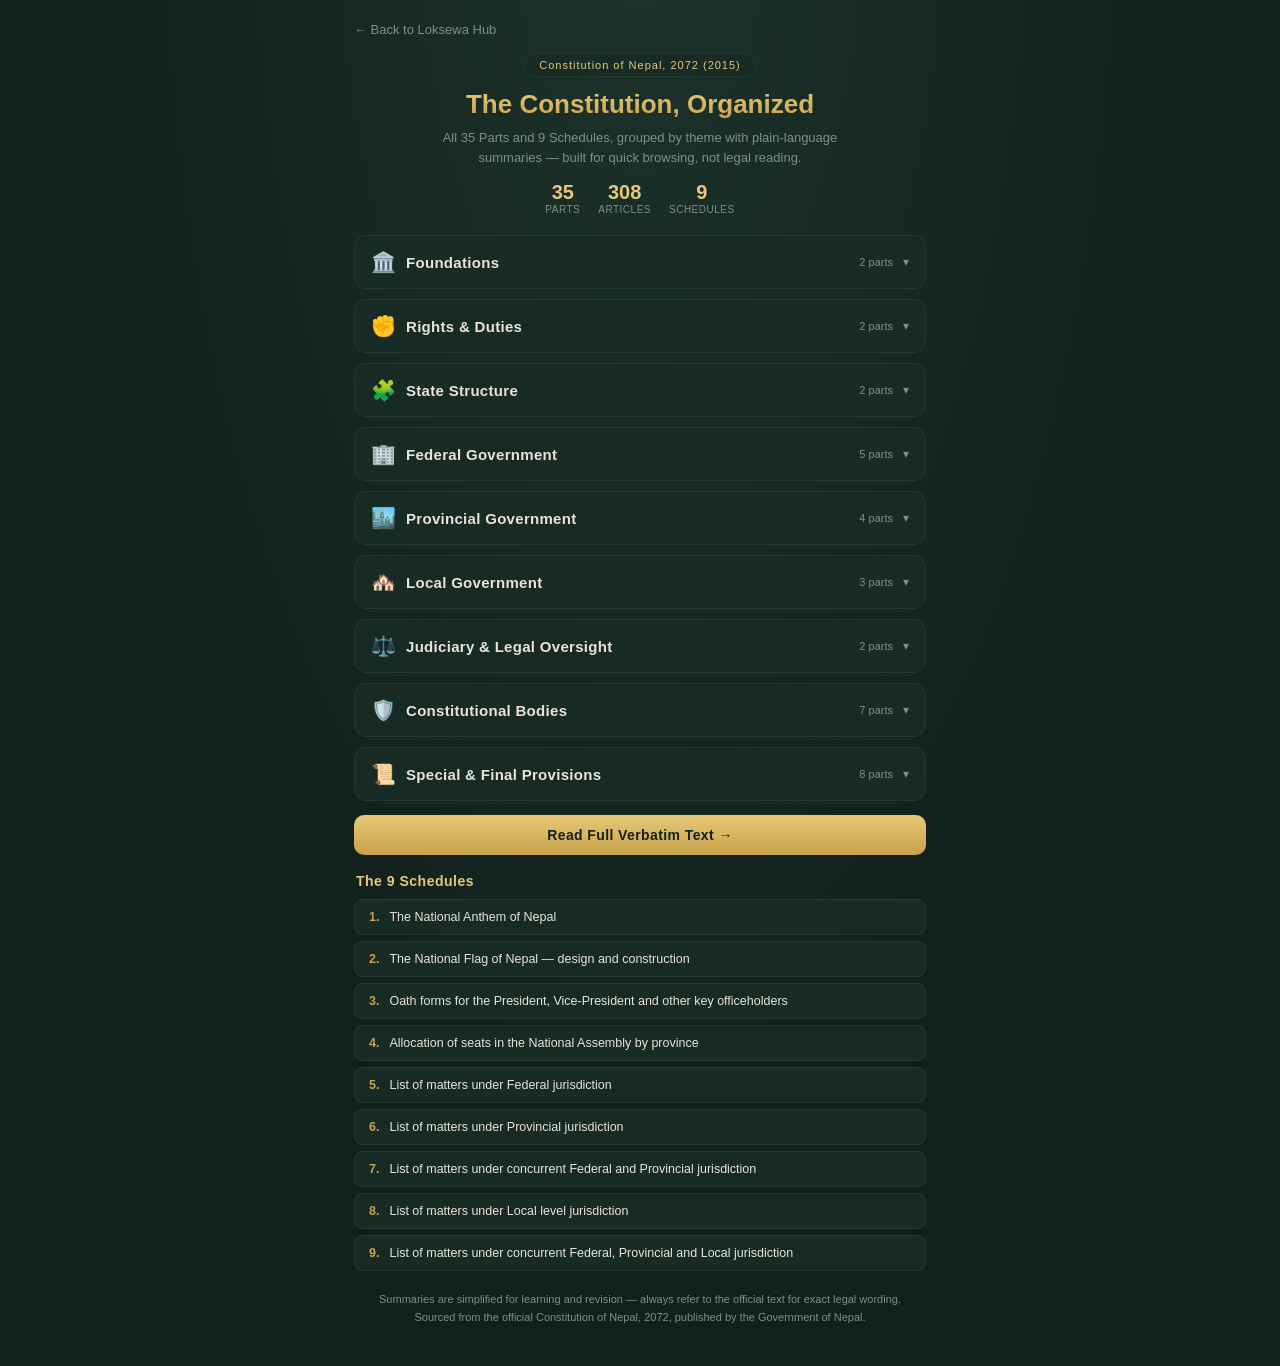
<file: constitution.html>
<!DOCTYPE html>
<html lang="en">
<head>
<meta charset="UTF-8" />
<meta name="viewport" content="width=device-width, initial-scale=1.0, maximum-scale=1.0, user-scalable=no" />
<title>Constitution of Nepal — Loksewa Hub</title>
<link rel="stylesheet" href="constitution.css" />
</head>
<body>

<div class="wrap">
  <a class="back-link" href="index.html">← Back to Loksewa Hub</a>

  <div class="page-header">
    <div class="page-badge">Constitution of Nepal, 2072 (2015)</div>
    <h1 class="page-title">The Constitution, Organized</h1>
    <p class="page-sub">All 35 Parts and 9 Schedules, grouped by theme with plain-language summaries — built for quick browsing, not legal reading.</p>
    <div class="page-stats">
      <div class="stat"><div class="stat-num">35</div><div class="stat-label">Parts</div></div>
      <div class="stat"><div class="stat-num">308</div><div class="stat-label">Articles</div></div>
      <div class="stat"><div class="stat-num">9</div><div class="stat-label">Schedules</div></div>
    </div>
  </div>

  <div id="categories"></div>

  <a href="constitution-full.html" style="display:block; text-align:center; background:linear-gradient(180deg, var(--gold-soft), var(--gold)); color:var(--bg-deep); font-family:var(--font-display); font-weight:700; font-size:14px; letter-spacing:0.4px; text-decoration:none; border-radius:10px; padding:12px; margin:14px 0;">Read Full Verbatim Text →</a>

  <div class="schedules-section">
    <div class="schedules-title">The 9 Schedules</div>
    <div id="schedules"></div>
  </div>

  <div class="page-footer-note">
    Summaries are simplified for learning and revision — always refer to the official text for exact legal wording.<br/>
    Sourced from the official Constitution of Nepal, 2072, published by the Government of Nepal.
  </div>
</div>

<script>
const CATEGORIES = [
  {
    icon: '🏛️',
    title: 'Foundations',
    parts: [
      { num: 1, name: 'Preliminary', articles: '1–9', summary: 'Declares Nepal a sovereign, secular, federal democratic republic, and sets out the national flag, language and basic identity of the state.' },
      { num: 2, name: 'Citizenship', articles: '10–15', summary: 'Defines who qualifies as a Nepali citizen — by descent or naturalization — and the rules around citizenship certificates.' },
    ]
  },
  {
    icon: '✊',
    title: 'Rights & Duties',
    parts: [
      { num: 3, name: 'Fundamental Rights and Duties', articles: '16–48', summary: "The constitution's bill of rights — equality, freedom, life, education, health, and more — along with citizens' basic duties." },
      { num: 4, name: 'Directive Principles, Policies and Obligations of the State', articles: '49–55', summary: "Sets the state's long-term goals and guiding policies across social, economic and political life — aspirational rather than directly enforceable in court." },
    ]
  },
  {
    icon: '🧩',
    title: 'State Structure',
    parts: [
      { num: 5, name: 'Structure of State and Distribution of State Power', articles: '56–60', summary: "Establishes Nepal's three-tier federal structure — federal, provincial and local — and how power is divided between them." },
      { num: 20, name: 'Interrelations between Federation, State and Local Level', articles: null, summary: 'Sets out how the three levels of government coordinate with each other and resolve conflicts between them.' },
    ]
  },
  {
    icon: '🏢',
    title: 'Federal Government',
    parts: [
      { num: 6, name: 'President and Vice-President', articles: '61–73', summary: "Defines the ceremonial head of state's role, election process, powers and line of succession." },
      { num: 7, name: 'Federal Executive', articles: '74–82', summary: 'Covers the Prime Minister and Council of Ministers — the government that actually runs the country day to day.' },
      { num: 8, name: 'Federal Legislature', articles: '83–108', summary: "Establishes Nepal's Parliament — the House of Representatives and National Assembly — and how their members are elected." },
      { num: 9, name: 'Federal Legislative Procedures', articles: '109–114', summary: 'Lays out the formal process for how a bill becomes law at the federal level.' },
      { num: 10, name: 'Federal Financial Procedures', articles: '115+', summary: "Covers the federal budget, taxation and how government spending is authorized." },
    ]
  },
  {
    icon: '🏙️',
    title: 'Provincial Government',
    parts: [
      { num: 13, name: 'State Executive', articles: null, summary: 'Mirrors the federal executive at the provincial level — the Chief Minister and provincial Council of Ministers.' },
      { num: 14, name: 'State Legislature', articles: null, summary: "Establishes each province's own elected provincial assembly." },
      { num: 15, name: 'State Legislative Procedures', articles: null, summary: 'How a bill becomes law within a province.' },
      { num: 16, name: 'State Financial Procedures', articles: null, summary: 'Covers provincial budgeting and taxation powers.' },
    ]
  },
  {
    icon: '🏘️',
    title: 'Local Government',
    parts: [
      { num: 17, name: 'Local Executive', articles: null, summary: 'Defines local government leadership — mayors, deputy mayors, and rural municipality chairs.' },
      { num: 18, name: 'Local Legislature', articles: null, summary: 'The local assembly that makes decisions at the municipality or rural municipality level.' },
      { num: 19, name: 'Local Financial Procedures', articles: null, summary: 'Budgeting and revenue rules for local governments.' },
    ]
  },
  {
    icon: '⚖️',
    title: 'Judiciary & Legal Oversight',
    parts: [
      { num: 11, name: 'Judiciary', articles: '126–156', summary: 'Establishes the Supreme Court, High Courts and District Courts, and guarantees the independence of the judiciary.' },
      { num: 12, name: 'Attorney General', articles: null, summary: "Defines the government's chief legal advisor and their role in prosecutions on behalf of the state." },
    ]
  },
  {
    icon: '🛡️',
    title: 'Constitutional Bodies',
    parts: [
      { num: 21, name: 'Commission for the Investigation of Abuse of Authority', articles: '238–239', summary: "Nepal's top anti-corruption body — investigates abuse of authority by public officeholders." },
      { num: 22, name: 'Auditor General', articles: null, summary: 'Audits government income and spending across all three levels of government.' },
      { num: 23, name: 'Public Service Commission', articles: null, summary: "Oversees fair recruitment into Nepal's civil service." },
      { num: 24, name: 'Election Commission', articles: null, summary: 'Conducts and regulates all elections in Nepal.' },
      { num: 25, name: 'National Human Rights Commission', articles: null, summary: 'An independent watchdog that investigates human rights violations.' },
      { num: 26, name: 'National Natural Resources and Fiscal Commission', articles: null, summary: 'Recommends how revenue and natural resources are shared between federal, provincial and local governments.' },
      { num: 27, name: 'Other Commissions', articles: null, summary: 'Covers additional bodies such as commissions for women, Dalits, and inclusion of marginalized communities.' },
    ]
  },
  {
    icon: '📜',
    title: 'Special & Final Provisions',
    parts: [
      { num: 28, name: 'Provisions Relating to National Security', articles: null, summary: 'Defines the role and command structure of the Nepal Army.' },
      { num: 29, name: 'Provisions Relating to Political Parties', articles: null, summary: 'Rules for how political parties are formed, registered and regulated.' },
      { num: 30, name: 'Emergency Power', articles: null, summary: "Allows the President to declare a state of emergency under specific conditions, subject to Parliament's review." },
      { num: 31, name: 'Amendment to the Constitution', articles: null, summary: 'The formal process — typically a two-thirds majority — required to change the constitution.' },
      { num: 32, name: 'Miscellaneous', articles: null, summary: 'Assorted provisions not covered elsewhere in the constitution.' },
      { num: 33, name: 'Transitional Provisions', articles: null, summary: 'Rules that guided the shift from the old system of government to this constitution.' },
      { num: 34, name: 'Definitions and Interpretation', articles: null, summary: 'Clarifies how key terms in the constitution should be legally understood.' },
      { num: 35, name: 'Short Title, Commencement and Repeal', articles: null, summary: "States the constitution's official name and effective date, and repeals the previous constitution." },
    ]
  },
];

const SCHEDULES = [
  { num: 1, desc: 'The National Anthem of Nepal' },
  { num: 2, desc: 'The National Flag of Nepal — design and construction' },
  { num: 3, desc: 'Oath forms for the President, Vice-President and other key officeholders' },
  { num: 4, desc: 'Allocation of seats in the National Assembly by province' },
  { num: 5, desc: 'List of matters under Federal jurisdiction' },
  { num: 6, desc: 'List of matters under Provincial jurisdiction' },
  { num: 7, desc: 'List of matters under concurrent Federal and Provincial jurisdiction' },
  { num: 8, desc: 'List of matters under Local level jurisdiction' },
  { num: 9, desc: 'List of matters under concurrent Federal, Provincial and Local jurisdiction' },
];

const catRoot = document.getElementById('categories');
CATEGORIES.forEach((cat, i) => {
  const catEl = document.createElement('div');
  catEl.className = 'category';
  catEl.innerHTML = `
    <div class="category-head">
      <div class="category-icon">${cat.icon}</div>
      <div class="category-title">${cat.title}</div>
      <div class="category-count">${cat.parts.length} part${cat.parts.length > 1 ? 's' : ''}</div>
      <div class="category-chev">▾</div>
    </div>
    <div class="category-body">
      ${cat.parts.map(p => `
        <div class="part-row">
          <div class="part-head">
            <div class="part-num">Part ${p.num}</div>
            <div class="part-name">${p.name}</div>
            ${p.articles ? `<div class="part-articles">Art. ${p.articles}</div>` : ''}
          </div>
          <div class="part-summary">${p.summary}</div>
        </div>
      `).join('')}
    </div>
  `;
  catEl.querySelector('.category-head').addEventListener('click', () => {
    const willOpen = !catEl.classList.contains('open');
    document.querySelectorAll('.category.open').forEach(c => c.classList.remove('open'));
    if(willOpen) catEl.classList.add('open');
  });
  catRoot.appendChild(catEl);
});

const schedRoot = document.getElementById('schedules');
SCHEDULES.forEach(s => {
  const el = document.createElement('div');
  el.className = 'schedule-item';
  el.innerHTML = `<div class="schedule-num">${s.num}.</div><div>${s.desc}</div>`;
  schedRoot.appendChild(el);
});
</script>

</body>
</html>
</file>
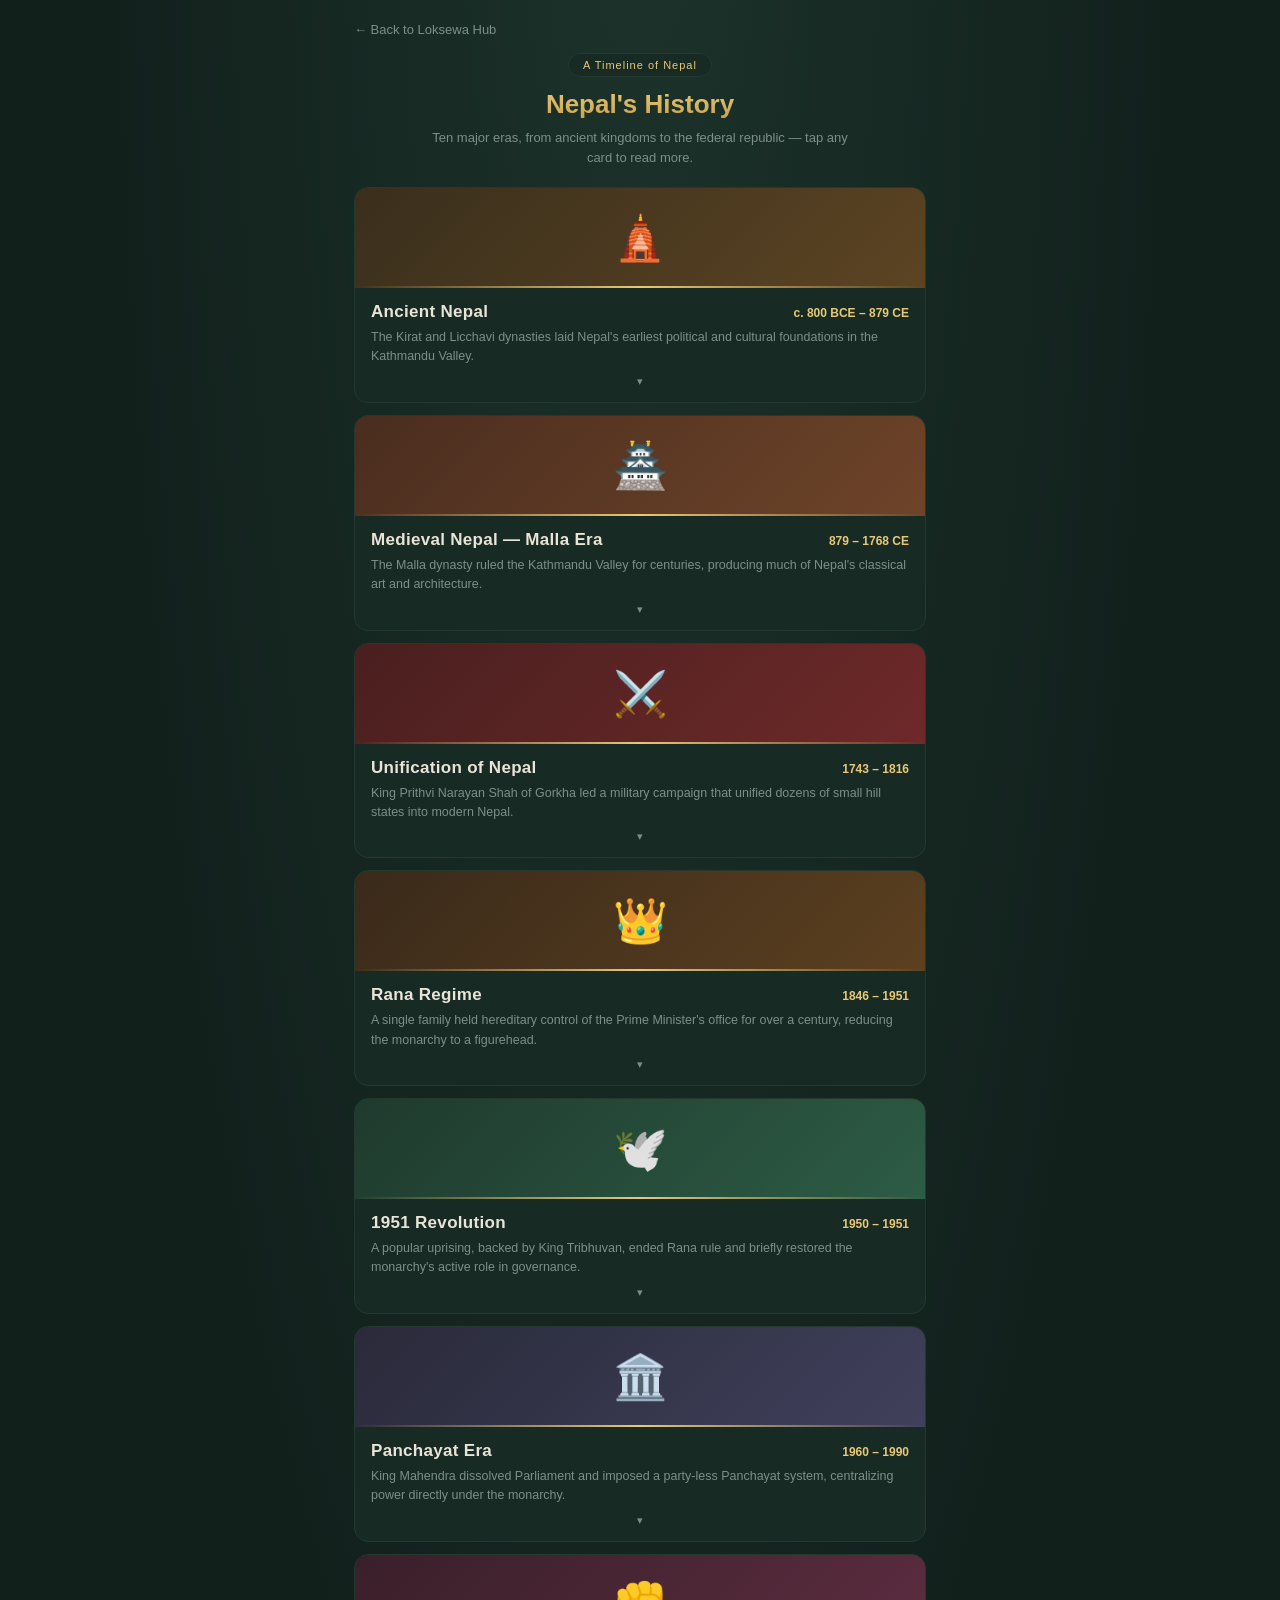
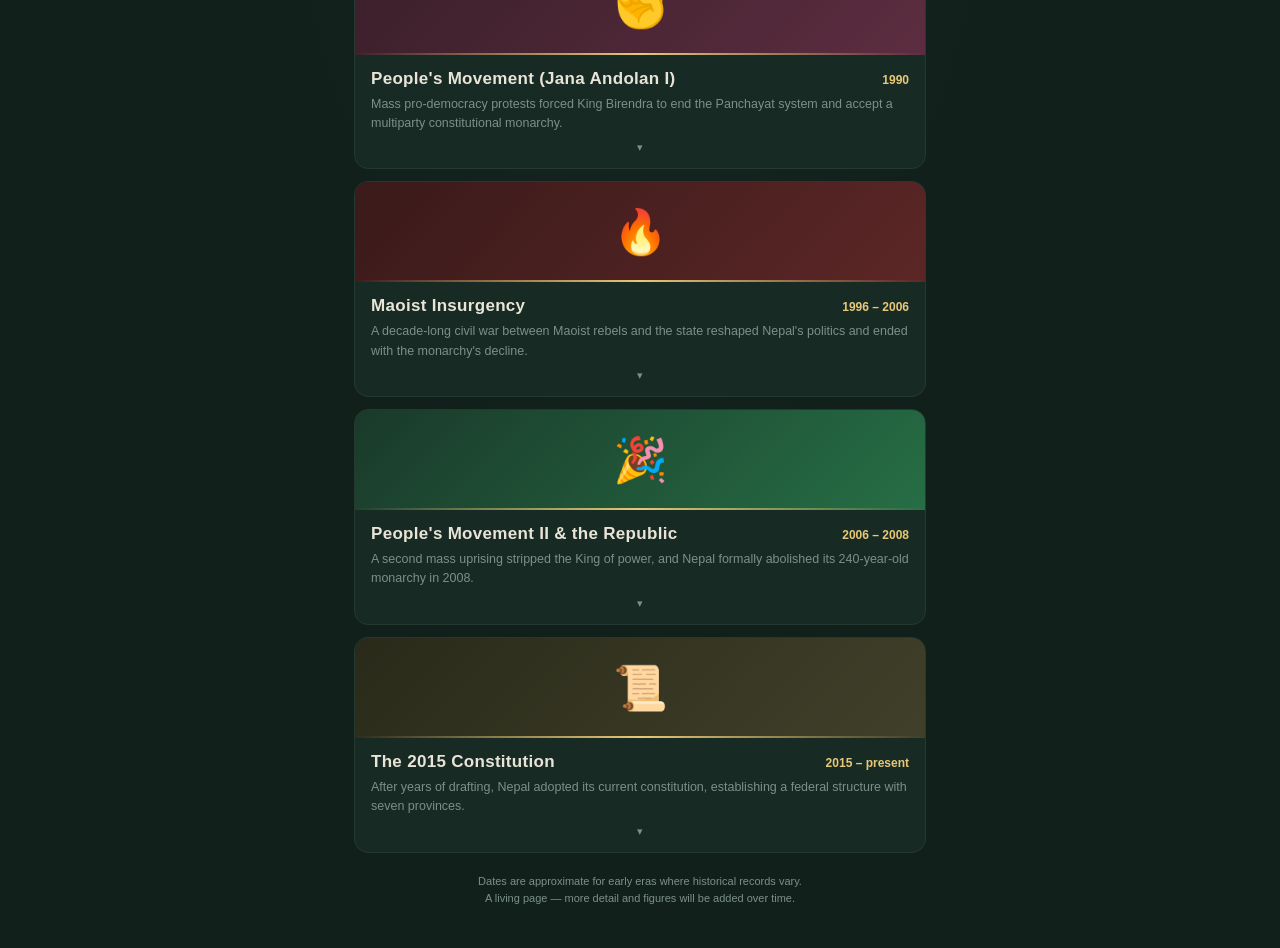
<file: history.html>
<!DOCTYPE html>
<html lang="en">
<head>
<meta charset="UTF-8" />
<meta name="viewport" content="width=device-width, initial-scale=1.0, maximum-scale=1.0, user-scalable=no" />
<title>Nepal's History — Loksewa Hub</title>
<link rel="stylesheet" href="history.css" />
</head>
<body>

<div class="wrap">
  <a class="back-link" href="index.html">← Back to Loksewa Hub</a>

  <div class="page-header">
    <div class="page-badge">A Timeline of Nepal</div>
    <h1 class="page-title">Nepal's History</h1>
    <p class="page-sub">Ten major eras, from ancient kingdoms to the federal republic — tap any card to read more.</p>
  </div>

  <div id="eras"></div>

  <div class="page-footer-note">
    Dates are approximate for early eras where historical records vary.<br/>
    A living page — more detail and figures will be added over time.
  </div>
</div>

<script>
const ERAS = [
  {
    icon: '🛕', gradient: 'linear-gradient(135deg, #3a2f1c, #5c4423)',
    title: 'Ancient Nepal', dates: 'c. 800 BCE – 879 CE',
    desc: 'The Kirat and Licchavi dynasties laid Nepal\'s earliest political and cultural foundations in the Kathmandu Valley.',
    detail: `The Kirat dynasty is traditionally considered among the earliest rulers of the Kathmandu Valley, followed by the Licchavi dynasty from around the 4th century CE. The Licchavi period is especially significant for stone inscriptions, early Hindu-Buddhist syncretism, and trade links with Tibet and India that shaped Nepal's early urban culture.`
  },
  {
    icon: '🏯', gradient: 'linear-gradient(135deg, #4a2d1f, #6e4429)',
    title: 'Medieval Nepal — Malla Era', dates: '879 – 1768 CE',
    desc: 'The Malla dynasty ruled the Kathmandu Valley for centuries, producing much of Nepal\'s classical art and architecture.',
    detail: `The Malla period saw the Kathmandu Valley eventually split into three rival kingdoms — Kathmandu, Patan and Bhaktapur — each competing through monumental architecture, temple-building and the arts. Much of the Newar architectural heritage still visible in the Valley's Durbar Squares today dates from this era.`
  },
  {
    icon: '⚔️', gradient: 'linear-gradient(135deg, #4a1f1f, #6e2929)',
    title: 'Unification of Nepal', dates: '1743 – 1816',
    desc: 'King Prithvi Narayan Shah of Gorkha led a military campaign that unified dozens of small hill states into modern Nepal.',
    detail: `Starting from the small principality of Gorkha, Prithvi Narayan Shah conquered the Kathmandu Valley by 1769 and continued expanding Nepal's territory. This campaign is considered the founding of the modern Nepali state. The unification wars continued under his successors until the Anglo-Nepalese War (1814–1816) fixed Nepal's southern border roughly at its present extent.`
  },
  {
    icon: '👑', gradient: 'linear-gradient(135deg, #3a2a1a, #5c4020)',
    title: 'Rana Regime', dates: '1846 – 1951',
    desc: 'A single family held hereditary control of the Prime Minister\'s office for over a century, reducing the monarchy to a figurehead.',
    detail: `Following the Kot Massacre in 1846, Jung Bahadur Rana seized power and established a hereditary Prime Ministership for the Rana family, sidelining the Shah kings as ceremonial monarchs. This autocratic system lasted 104 years, marked by isolation from the outside world and limited modernization, until it was overthrown in 1951.`
  },
  {
    icon: '🕊️', gradient: 'linear-gradient(135deg, #1f3a2e, #2d5c45)',
    title: '1951 Revolution', dates: '1950 – 1951',
    desc: 'A popular uprising, backed by King Tribhuvan, ended Rana rule and briefly restored the monarchy\'s active role in governance.',
    detail: `King Tribhuvan sought asylum in India in 1950 and allied with the Nepali Congress party against the Rana regime. Combined political pressure and armed resistance forced the Ranas to negotiate, ending their 104-year hold on power in 1951 and opening a short-lived experiment with multiparty democracy.`
  },
  {
    icon: '🏛️', gradient: 'linear-gradient(135deg, #2a2a3a, #40405c)',
    title: 'Panchayat Era', dates: '1960 – 1990',
    desc: 'King Mahendra dissolved Parliament and imposed a party-less Panchayat system, centralizing power directly under the monarchy.',
    detail: `In 1960, King Mahendra dismissed the elected government, banned political parties, and introduced the Panchayat system — a tiered, party-less council structure with the King at the top. This period lasted three decades and was eventually challenged by a growing pro-democracy movement in the late 1980s.`
  },
  {
    icon: '✊', gradient: 'linear-gradient(135deg, #3a1f2a, #5c2d40)',
    title: 'People\'s Movement (Jana Andolan I)', dates: '1990',
    desc: 'Mass pro-democracy protests forced King Birendra to end the Panchayat system and accept a multiparty constitutional monarchy.',
    detail: `Sustained nationwide protests in early 1990, organized by an alliance of political parties, pressured King Birendra to lift the ban on political parties and accept a new constitution establishing a multiparty parliamentary democracy under a constitutional monarchy.`
  },
  {
    icon: '🔥', gradient: 'linear-gradient(135deg, #3a1a1a, #5c2626)',
    title: 'Maoist Insurgency', dates: '1996 – 2006',
    desc: 'A decade-long civil war between Maoist rebels and the state reshaped Nepal\'s politics and ended with the monarchy\'s decline.',
    detail: `The Communist Party of Nepal (Maoist) launched an armed insurgency in 1996 seeking to abolish the monarchy and establish a people's republic. The conflict caused significant loss of life over ten years. It formally ended with the 2006 Comprehensive Peace Accord, which brought the Maoists into mainstream politics.`
  },
  {
    icon: '🎉', gradient: 'linear-gradient(135deg, #1a3a2a, #266e45)',
    title: 'People\'s Movement II & the Republic', dates: '2006 – 2008',
    desc: 'A second mass uprising stripped the King of power, and Nepal formally abolished its 240-year-old monarchy in 2008.',
    detail: `In April 2006, renewed mass protests (Jana Andolan II) forced King Gyanendra to reinstate Parliament and relinquish absolute power he had seized in 2005. The reinstated Parliament progressively curtailed royal authority, and in May 2008 Nepal's first Constituent Assembly formally declared Nepal a federal democratic republic, ending the monarchy.`
  },
  {
    icon: '📜', gradient: 'linear-gradient(135deg, #2a2a1a, #40402a)',
    title: 'The 2015 Constitution', dates: '2015 – present',
    desc: 'After years of drafting, Nepal adopted its current constitution, establishing a federal structure with seven provinces.',
    detail: `Promulgated on 20 September 2015, the current Constitution of Nepal restructured the country into a federal system with seven provinces, three tiers of government, and an expanded set of fundamental rights. It remains the foundational legal document governing Nepal today, and is the subject of the Constitution & Governance tool on this site.`
  },
];

const root = document.getElementById('eras');
ERAS.forEach(era => {
  const el = document.createElement('div');
  el.className = 'era-card';
  el.innerHTML = `
    <div class="era-banner" style="background:${era.gradient}">${era.icon}</div>
    <div class="era-body">
      <div class="era-head">
        <div class="era-title">${era.title}</div>
        <div class="era-dates">${era.dates}</div>
      </div>
      <div class="era-desc">${era.desc}</div>
      <div class="era-detail"><div class="era-detail-inner">${era.detail}</div></div>
      <div class="era-chev">▾</div>
    </div>
  `;
  el.addEventListener('click', () => {
    const willOpen = !el.classList.contains('open');
    document.querySelectorAll('.era-card.open').forEach(c => c.classList.remove('open'));
    if(willOpen) el.classList.add('open');
  });
  root.appendChild(el);
});
</script>

</body>
</html>
</file>
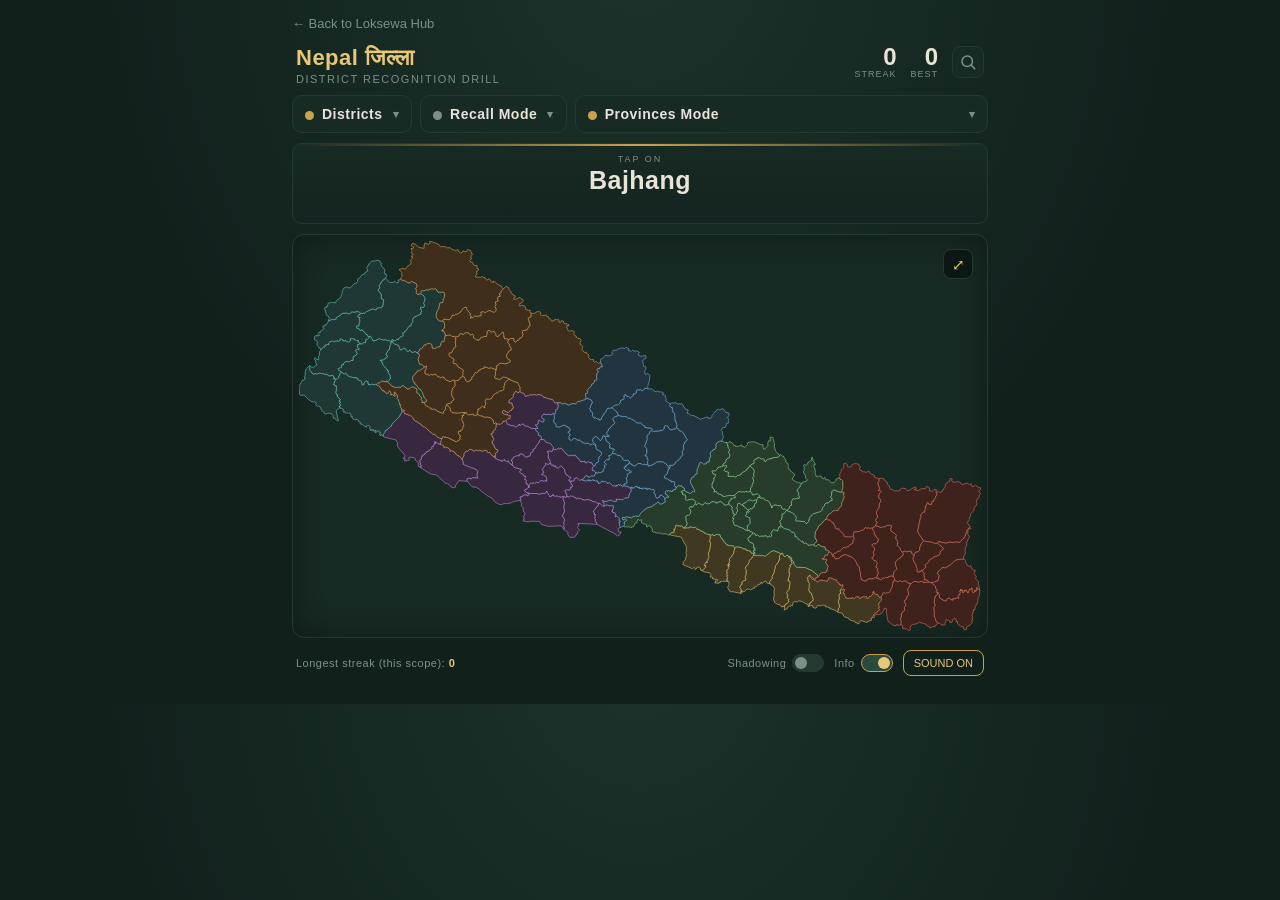
<file: quiz.html>
<!DOCTYPE html>
<html lang="en">
<head>
<meta charset="UTF-8">
<meta name="viewport" content="width=device-width, initial-scale=1.0">
<title>Nepal जिल्ला Quiz</title>
<link rel="stylesheet" href="styles.css">
</head>
<body>


<div class="wrap">
  <a class="back-link" href="index.html">← Back to Loksewa Hub</a>
  <div class="topbar">
    <h1 class="title">Nepal जिल्ला<small>District Recognition Drill</small></h1>
    <div class="scores">
      <div class="best-badge">
        <div class="best-num" id="streakNum">0</div>
        <div class="best-label">Streak</div>
      </div>
      <div class="best-badge">
        <div class="best-num" id="bestNum">0</div>
        <div class="best-label">Best</div>
      </div>
      <button class="search-icon-btn" id="searchIconBtn" title="Search">
        <svg viewBox="0 0 24 24" width="18" height="18" fill="none" stroke="currentColor" stroke-width="2" stroke-linecap="round">
          <circle cx="11" cy="11" r="7"></circle>
          <line x1="21" y1="21" x2="16.2" y2="16.2"></line>
        </svg>
      </button>
    </div>
  </div>

  <div class="search-wrap" id="searchWrap">
    <input class="search-input" id="searchInput" type="text" placeholder="Type a district name to find it…" autocomplete="off" autocorrect="off" autocapitalize="off" spellcheck="false" />
    <div class="search-msg" id="searchMsg"></div>
  </div>

  <div class="tabs-row">
    <div class="tab-col compact-col">
      <button class="prov-tab compact" id="modeTab">
        <span><span class="dot" id="modeTabDot" style="background:var(--gold)"></span><span id="modeTabLabel">Districts</span></span>
        <span class="chev">▾</span>
      </button>
      <div class="prov-panel" id="modePanel">
        <div class="prov-grid" id="modeGrid" style="grid-template-columns:repeat(2,1fr);"></div>
      </div>
    </div>

    <div class="tab-col compact-col">
      <button class="prov-tab compact" id="recallTab">
        <span><span class="dot" id="recallTabDot" style="background:var(--muted)"></span><span id="recallTabLabel">Recall Mode</span></span>
        <span class="chev">▾</span>
      </button>
      <div class="prov-panel" id="recallPanel_dropdown">
        <div class="prov-grid" id="recallGrid" style="grid-template-columns:repeat(2,1fr);"></div>
      </div>
    </div>

    <div class="tab-col wide-col">
      <button class="prov-tab compact" id="provTab">
        <span><span class="dot" id="provTabDot" style="background:var(--gold)"></span><span id="provTabLabel">Provinces Mode</span></span>
        <span class="chev">▾</span>
      </button>
      <div class="prov-panel" id="provPanel">
        <div class="prov-grid" id="provGrid"></div>
      </div>
    </div>
  </div>

  <div class="prompt">
    <div class="prompt-label" id="promptLabel">Tap on</div>
    <div class="prompt-name" id="promptName">—</div>
    <div class="feedback" id="feedback"></div>
  </div>

  <div class="recall-panel" id="recallPanel">
    <input class="recall-input" id="recallInput" type="text" placeholder="Type your answer…" autocomplete="off" autocorrect="off" autocapitalize="off" spellcheck="false" />
    <button class="recall-check-btn" id="recallCheckBtn">Check</button>
    <div class="recall-suggestions" id="recallSuggestions"></div>
  </div>

  <div class="map-frame">
    <div class="tap-label" id="tapLabel"></div>
    <div class="reaction-pop" id="reactionPop"></div>
    <button class="zoom-reset" id="zoomReset" title="Reset zoom">⤢</button>
    <div class="map-viewport" id="mapViewport">
      <svg id="map" viewBox="0 0 1000 572" xmlns="http://www.w3.org/2000/svg"></svg>
    </div>
  </div>

  <div class="fact-panel" id="factPanel" style="display:none;">
    <div class="fact-head">
      <span class="fact-district" id="factDistrict"></span>
      <span class="fact-hq" id="factHq"></span>
    </div>
    <div class="fact-stats">
      <span id="factPop"></span>
      <span class="fact-dot">·</span>
      <span id="factArea"></span>
    </div>
    <div class="fact-text" id="factText"></div>
  </div>

  <div class="footer">
    <div class="best-line">Longest streak (this scope): <b id="bestInline">0</b></div>
    <div style="display:flex;gap:10px;align-items:center;flex-wrap:wrap;">
      <div class="shadow-toggle">
        Shadowing
        <div class="switch" id="shadowSwitch"><div class="knob"></div></div>
      </div>
      <div class="shadow-toggle">
        Info
        <div class="switch on" id="infoSwitch"><div class="knob"></div></div>
      </div>
      <div class="shadow-toggle" id="labelsToggleWrap" style="display:none;">
        Labels
        <div class="switch" id="labelsSwitch"><div class="knob"></div></div>
      </div>
      <button class="mute-btn active" id="muteBtn">SOUND ON</button>
    </div>
  </div>
</div>

<div class="toast" id="toast"></div>




<script src="app.js"></script>
</body>
</html>
</file>
<file: home.css>
:root{
  --ink:#e9e4d8;
  --bg-deep:#12201c;
  --bg-panel:#182a24;
  --ridge:#24392f;
  --gold:#c9a24b;
  --gold-soft:#e6c877;
  --muted:#7c9088;
  --font-display: 'Rajdhani', 'Trebuchet MS', sans-serif;
  --font-body: 'Inter', -apple-system, sans-serif;
}
@import url('https://fonts.googleapis.com/css2?family=Rajdhani:wght@500;600;700&family=Inter:wght@400;500;600&display=swap');

*{box-sizing:border-box;}
html,body{
  margin:0;padding:0;
  min-height:100%;
  background:radial-gradient(ellipse at 50% -10%, #1c332b 0%, var(--bg-deep) 60%);
  color:var(--ink);
  font-family:var(--font-body);
}

/* Hamburger menu */
.hamburger-btn{
  position:fixed;
  top:16px;left:16px;
  z-index:30;
  width:38px;height:38px;
  background:var(--bg-panel);
  border:1px solid var(--ridge);
  border-radius:10px;
  display:flex;
  flex-direction:column;
  align-items:center;
  justify-content:center;
  gap:4px;
  cursor:pointer;
}
.hamburger-btn span{
  display:block;
  width:18px;height:2px;
  background:var(--gold-soft);
  border-radius:2px;
}

.drawer-backdrop{
  position:fixed;
  inset:0;
  background:rgba(10,18,15,0.55);
  backdrop-filter:blur(4px);
  -webkit-backdrop-filter:blur(4px);
  opacity:0;
  pointer-events:none;
  transition:opacity 0.25s ease;
  z-index:35;
}
.drawer-backdrop.open{
  opacity:1;
  pointer-events:auto;
}

.drawer{
  position:fixed;
  top:0;left:0;
  bottom:0;
  width:80%;
  max-width:300px;
  background:var(--bg-panel);
  border-right:1px solid var(--ridge);
  z-index:40;
  transform:translateX(-100%);
  transition:transform 0.3s cubic-bezier(.32,.72,.35,1);
  overflow-y:auto;
}
.drawer.open{
  transform:translateX(0);
}
.drawer-header{
  display:flex;
  align-items:center;
  justify-content:space-between;
  padding:18px 16px;
  border-bottom:1px solid var(--ridge);
}
.drawer-title{
  font-family:var(--font-display);
  font-weight:700;
  font-size:17px;
  color:var(--gold-soft);
}
.drawer-close{
  background:none;
  border:none;
  color:var(--muted);
  font-size:16px;
  cursor:pointer;
  padding:4px 8px;
}
.drawer-links{
  padding:10px 8px;
  display:flex;
  flex-direction:column;
}
.drawer-link{
  display:flex;
  align-items:center;
  gap:10px;
  padding:12px 12px;
  border-radius:8px;
  color:var(--ink);
  text-decoration:none;
  font-size:14px;
  font-family:var(--font-body);
}
.drawer-link:hover{
  background:var(--bg-deep);
}
.drawer-link.soon{
  color:var(--muted);
  justify-content:space-between;
  cursor:default;
}
.drawer-soon-tag{
  font-size:10px;
  letter-spacing:0.5px;
  background:var(--bg-deep);
  border:1px solid var(--ridge);
  border-radius:10px;
  padding:2px 8px;
  color:var(--muted);
}

.wrap{
  max-width:520px;
  margin:0 auto;
  padding:32px 16px 40px;
}

.hero{
  text-align:center;
  margin-bottom:32px;
}
.hero-badge{
  display:inline-block;
  font-family:var(--font-body);
  font-size:12px;
  letter-spacing:1px;
  color:var(--gold-soft);
  background:var(--bg-panel);
  border:1px solid var(--ridge);
  border-radius:20px;
  padding:5px 14px;
  margin-bottom:14px;
}
.hero-title{
  font-family:var(--font-display);
  font-weight:700;
  font-size:38px;
  letter-spacing:0.5px;
  margin:0 0 10px;
  background:linear-gradient(180deg, var(--gold-soft), var(--gold));
  -webkit-background-clip:text;
  background-clip:text;
  color:transparent;
}
.hero-sub{
  font-size:14px;
  line-height:1.5;
  color:var(--muted);
  margin:0 auto;
  max-width:340px;
}

.tool-grid{
  display:flex;
  flex-direction:column;
  gap:12px;
}

.tool-card{
  display:flex;
  align-items:center;
  gap:14px;
  background:linear-gradient(180deg, var(--bg-panel), #142420);
  border:1px solid var(--ridge);
  border-radius:14px;
  padding:16px;
  text-decoration:none;
  color:inherit;
  position:relative;
  overflow:hidden;
  transition:transform 0.15s ease, border-color 0.15s ease;
}
.tool-card.live{
  cursor:pointer;
}
.tool-card.live:active{
  transform:scale(0.98);
}
.tool-card.live::before{
  content:'';
  position:absolute;
  top:0;left:0;right:0;height:2px;
  background:linear-gradient(90deg, transparent, var(--gold), transparent);
}
.tool-card.live:hover{
  border-color:var(--gold);
}
.tool-card.soon{
  opacity:0.55;
}

.tool-icon{
  font-size:28px;
  flex-shrink:0;
  width:44px;
  text-align:center;
}
.tool-body{
  flex:1;
  min-width:0;
}
.tool-name{
  font-family:var(--font-display);
  font-weight:700;
  font-size:17px;
  letter-spacing:0.3px;
  margin-bottom:3px;
  color:var(--ink);
}
.tool-desc{
  font-size:12.5px;
  line-height:1.4;
  color:var(--muted);
}
.tool-status{
  flex-shrink:0;
  font-family:var(--font-display);
  font-weight:700;
  font-size:11px;
  letter-spacing:0.5px;
  padding:6px 12px;
  border-radius:8px;
  white-space:nowrap;
}
.status-live{
  color:var(--bg-deep);
  background:linear-gradient(180deg, var(--gold-soft), var(--gold));
}
.status-soon{
  color:var(--muted);
  background:var(--bg-deep);
  border:1px solid var(--ridge);
}

.foot-note{
  text-align:center;
  font-size:11.5px;
  color:var(--muted);
  margin-top:28px;
  letter-spacing:0.3px;
}
</file>
<file: constitution-full.css>
:root{
  --ink:#e9e4d8;
  --bg-deep:#12201c;
  --bg-panel:#182a24;
  --ridge:#24392f;
  --gold:#c9a24b;
  --gold-soft:#e6c877;
  --muted:#7c9088;
  --font-display: 'Rajdhani', 'Trebuchet MS', sans-serif;
  --font-body: 'Inter', -apple-system, sans-serif;
}
@import url('https://fonts.googleapis.com/css2?family=Rajdhani:wght@500;600;700&family=Inter:wght@400;500;600&display=swap');

*{box-sizing:border-box;}
html,body{
  margin:0;padding:0;
  min-height:100%;
  background:radial-gradient(ellipse at 50% -10%, #1c332b 0%, var(--bg-deep) 60%);
  color:var(--ink);
  font-family:var(--font-body);
}

.wrap{
  max-width:640px;
  margin:0 auto;
  padding:20px 14px 40px;
}

.back-link{
  display:inline-flex;
  align-items:center;
  gap:6px;
  color:var(--muted);
  text-decoration:none;
  font-size:13px;
  margin-bottom:16px;
  width:fit-content;
}
.back-link:hover{color:var(--gold-soft);}

.page-header{
  text-align:center;
  margin-bottom:20px;
}
.page-badge{
  display:inline-block;
  font-size:11px;
  letter-spacing:1px;
  color:var(--gold-soft);
  background:var(--bg-panel);
  border:1px solid var(--ridge);
  border-radius:20px;
  padding:5px 14px;
  margin-bottom:12px;
}
.page-title{
  font-family:var(--font-display);
  font-weight:700;
  font-size:24px;
  margin:0 0 8px;
  background:linear-gradient(180deg, var(--gold-soft), var(--gold));
  -webkit-background-clip:text;
  background-clip:text;
  color:transparent;
}
.page-sub{
  font-size:13px;
  line-height:1.5;
  color:var(--muted);
  max-width:440px;
  margin:0 auto;
}
.progress-note{
  margin-top:14px;
  font-size:11.5px;
  color:var(--gold-soft);
  background:var(--bg-panel);
  border:1px solid var(--ridge);
  border-radius:8px;
  padding:8px 14px;
  display:inline-block;
}

.part-block{
  background:var(--bg-panel);
  border:1px solid var(--ridge);
  border-radius:12px;
  margin-bottom:10px;
  overflow:hidden;
}
.part-block-head{
  display:flex;
  align-items:center;
  gap:10px;
  padding:14px 16px;
  cursor:pointer;
  user-select:none;
}
.part-block-num{
  font-family:var(--font-display);
  font-weight:700;
  font-size:12px;
  color:var(--gold);
  flex-shrink:0;
}
.part-block-title{
  font-family:var(--font-display);
  font-weight:700;
  font-size:15px;
  flex:1;
}
.part-block-chev{
  color:var(--muted);
  font-size:12px;
  transition:transform 0.2s;
  flex-shrink:0;
}
.part-block.open .part-block-chev{transform:rotate(180deg);}
.part-block-body{
  max-height:0;
  overflow:hidden;
  transition:max-height 0.3s ease;
}
.part-block.open .part-block-body{
  max-height:20000px;
}

.article{
  padding:14px 16px;
  border-top:1px solid var(--ridge);
}
.article-num{
  font-family:var(--font-display);
  font-weight:700;
  font-size:13px;
  color:var(--gold-soft);
  margin-bottom:4px;
}
.article-title{
  font-weight:600;
}
.article-text{
  font-size:12.5px;
  line-height:1.65;
  color:var(--ink);
  white-space:pre-line;
}

.page-footer-note{
  text-align:center;
  font-size:11px;
  color:var(--muted);
  margin-top:20px;
  line-height:1.6;
}
</file>
<file: constitution.css>
:root{
  --ink:#e9e4d8;
  --bg-deep:#12201c;
  --bg-panel:#182a24;
  --ridge:#24392f;
  --gold:#c9a24b;
  --gold-soft:#e6c877;
  --muted:#7c9088;
  --font-display: 'Rajdhani', 'Trebuchet MS', sans-serif;
  --font-body: 'Inter', -apple-system, sans-serif;
}
@import url('https://fonts.googleapis.com/css2?family=Rajdhani:wght@500;600;700&family=Inter:wght@400;500;600&display=swap');

*{box-sizing:border-box;}
html,body{
  margin:0;padding:0;
  min-height:100%;
  background:radial-gradient(ellipse at 50% -10%, #1c332b 0%, var(--bg-deep) 60%);
  color:var(--ink);
  font-family:var(--font-body);
}

.wrap{
  max-width:600px;
  margin:0 auto;
  padding:20px 14px 40px;
}

.back-link{
  display:inline-flex;
  align-items:center;
  gap:6px;
  color:var(--muted);
  text-decoration:none;
  font-size:13px;
  margin-bottom:16px;
  width:fit-content;
}
.back-link:hover{color:var(--gold-soft);}

.page-header{
  text-align:center;
  margin-bottom:20px;
}
.page-badge{
  display:inline-block;
  font-size:11px;
  letter-spacing:1px;
  color:var(--gold-soft);
  background:var(--bg-panel);
  border:1px solid var(--ridge);
  border-radius:20px;
  padding:5px 14px;
  margin-bottom:12px;
}
.page-title{
  font-family:var(--font-display);
  font-weight:700;
  font-size:26px;
  margin:0 0 8px;
  background:linear-gradient(180deg, var(--gold-soft), var(--gold));
  -webkit-background-clip:text;
  background-clip:text;
  color:transparent;
}
.page-sub{
  font-size:13px;
  line-height:1.5;
  color:var(--muted);
  max-width:420px;
  margin:0 auto;
}
.page-stats{
  display:flex;
  justify-content:center;
  gap:18px;
  margin-top:14px;
}
.stat{
  text-align:center;
}
.stat-num{
  font-family:var(--font-display);
  font-weight:700;
  font-size:20px;
  color:var(--gold-soft);
}
.stat-label{
  font-size:10px;
  color:var(--muted);
  letter-spacing:0.5px;
  text-transform:uppercase;
}

/* Category accordion */
.category{
  background:var(--bg-panel);
  border:1px solid var(--ridge);
  border-radius:12px;
  margin-bottom:10px;
  overflow:hidden;
}
.category-head{
  display:flex;
  align-items:center;
  gap:10px;
  padding:14px 16px;
  cursor:pointer;
  user-select:none;
}
.category-icon{
  font-size:20px;
  flex-shrink:0;
}
.category-title{
  font-family:var(--font-display);
  font-weight:700;
  font-size:15px;
  letter-spacing:0.3px;
  flex:1;
}
.category-count{
  font-size:11px;
  color:var(--muted);
  flex-shrink:0;
}
.category-chev{
  color:var(--muted);
  font-size:12px;
  transition:transform 0.2s;
  flex-shrink:0;
}
.category.open .category-chev{transform:rotate(180deg);}

.category-body{
  max-height:0;
  overflow:hidden;
  transition:max-height 0.3s ease;
}
.category.open .category-body{
  max-height:3000px;
}

.part-row{
  padding:12px 16px 12px 46px;
  border-top:1px solid var(--ridge);
}
.part-head{
  display:flex;
  align-items:baseline;
  gap:8px;
  margin-bottom:4px;
}
.part-num{
  font-family:var(--font-display);
  font-weight:700;
  font-size:12px;
  color:var(--gold);
  flex-shrink:0;
}
.part-name{
  font-family:var(--font-display);
  font-weight:600;
  font-size:14px;
  color:var(--ink);
}
.part-articles{
  font-size:10.5px;
  color:var(--muted);
  margin-left:auto;
  flex-shrink:0;
}
.part-summary{
  font-size:12.5px;
  line-height:1.5;
  color:var(--muted);
}

/* Schedules */
.schedules-section{
  margin-top:18px;
}
.schedules-title{
  font-family:var(--font-display);
  font-weight:700;
  font-size:14px;
  letter-spacing:0.5px;
  color:var(--gold-soft);
  margin-bottom:10px;
  padding-left:2px;
}
.schedule-item{
  display:flex;
  gap:10px;
  align-items:baseline;
  background:var(--bg-panel);
  border:1px solid var(--ridge);
  border-radius:8px;
  padding:10px 14px;
  margin-bottom:6px;
  font-size:12.5px;
}
.schedule-num{
  font-family:var(--font-display);
  font-weight:700;
  color:var(--gold);
  flex-shrink:0;
}

.page-footer-note{
  text-align:center;
  font-size:11px;
  color:var(--muted);
  margin-top:20px;
  line-height:1.6;
}
</file>
<file: history.css>
:root{
  --ink:#e9e4d8;
  --bg-deep:#12201c;
  --bg-panel:#182a24;
  --ridge:#24392f;
  --gold:#c9a24b;
  --gold-soft:#e6c877;
  --muted:#7c9088;
  --font-display: 'Rajdhani', 'Trebuchet MS', sans-serif;
  --font-body: 'Inter', -apple-system, sans-serif;
}
@import url('https://fonts.googleapis.com/css2?family=Rajdhani:wght@500;600;700&family=Inter:wght@400;500;600&display=swap');

*{box-sizing:border-box;}
html,body{
  margin:0;padding:0;
  min-height:100%;
  background:radial-gradient(ellipse at 50% -10%, #1c332b 0%, var(--bg-deep) 60%);
  color:var(--ink);
  font-family:var(--font-body);
}

.wrap{
  max-width:600px;
  margin:0 auto;
  padding:20px 14px 40px;
}

.back-link{
  display:inline-flex;
  align-items:center;
  gap:6px;
  color:var(--muted);
  text-decoration:none;
  font-size:13px;
  margin-bottom:16px;
  width:fit-content;
}
.back-link:hover{color:var(--gold-soft);}

.page-header{
  text-align:center;
  margin-bottom:20px;
}
.page-badge{
  display:inline-block;
  font-size:11px;
  letter-spacing:1px;
  color:var(--gold-soft);
  background:var(--bg-panel);
  border:1px solid var(--ridge);
  border-radius:20px;
  padding:5px 14px;
  margin-bottom:12px;
}
.page-title{
  font-family:var(--font-display);
  font-weight:700;
  font-size:26px;
  margin:0 0 8px;
  background:linear-gradient(180deg, var(--gold-soft), var(--gold));
  -webkit-background-clip:text;
  background-clip:text;
  color:transparent;
}
.page-sub{
  font-size:13px;
  line-height:1.5;
  color:var(--muted);
  max-width:420px;
  margin:0 auto;
}

.era-card{
  background:var(--bg-panel);
  border:1px solid var(--ridge);
  border-radius:14px;
  margin-bottom:12px;
  overflow:hidden;
  cursor:pointer;
}
.era-banner{
  height:100px;
  display:flex;
  align-items:center;
  justify-content:center;
  font-size:44px;
  position:relative;
}
.era-banner::after{
  content:'';
  position:absolute;
  bottom:0;left:0;right:0;height:2px;
  background:linear-gradient(90deg, transparent, var(--gold-soft), transparent);
}
.era-body{
  padding:14px 16px;
}
.era-head{
  display:flex;
  justify-content:space-between;
  align-items:baseline;
  gap:8px;
  margin-bottom:6px;
}
.era-title{
  font-family:var(--font-display);
  font-weight:700;
  font-size:17px;
  letter-spacing:0.3px;
}
.era-dates{
  font-family:var(--font-display);
  font-weight:600;
  font-size:12px;
  color:var(--gold-soft);
  white-space:nowrap;
  flex-shrink:0;
}
.era-desc{
  font-size:12.5px;
  line-height:1.55;
  color:var(--muted);
}
.era-detail{
  max-height:0;
  overflow:hidden;
  transition:max-height 0.3s ease;
}
.era-card.open .era-detail{
  max-height:600px;
}
.era-detail-inner{
  padding-top:10px;
  margin-top:10px;
  border-top:1px solid var(--ridge);
  font-size:12.5px;
  line-height:1.65;
  color:var(--ink);
}
.era-chev{
  text-align:center;
  font-size:11px;
  color:var(--muted);
  margin-top:8px;
  transition:transform 0.2s;
}
.era-card.open .era-chev{transform:rotate(180deg);}

.page-footer-note{
  text-align:center;
  font-size:11px;
  color:var(--muted);
  margin-top:20px;
  line-height:1.6;
}
</file>
<file: styles.css>
:root{
    --ink:#e9e4d8;
    --bg-deep:#12201c;
    --bg-panel:#182a24;
    --ridge:#24392f;
    --gold:#c9a24b;
    --gold-soft:#e6c877;
    --ok:#5fae6a;
    --ok-glow:#8fd89a;
    --bad:#b5533f;
    --bad-glow:#e07a63;
    --muted:#7c9088;
    --font-display: 'Rajdhani', 'Trebuchet MS', sans-serif;
    --font-body: 'Inter', -apple-system, sans-serif;
  }
  @import url('https://fonts.googleapis.com/css2?family=Rajdhani:wght@500;600;700&family=Inter:wght@400;500;600&display=swap');

  *{box-sizing:border-box;}
  html,body{
    margin:0;padding:0;
    background:radial-gradient(ellipse at 50% -10%, #1c332b 0%, var(--bg-deep) 60%);
    color:var(--ink);
    font-family:var(--font-body);
    -webkit-tap-highlight-color:transparent;
    overflow-x:hidden;
  }
  .wrap{
    max-width:720px;
    margin:0 auto;
    padding:14px 12px 28px;
  }

  .back-link{
    display:inline-flex;
    align-items:center;
    gap:6px;
    color:var(--muted);
    text-decoration:none;
    font-size:13px;
    font-family:var(--font-body);
    margin-bottom:14px;
    width:fit-content;
  }
  .back-link:hover{color:var(--gold-soft);}

  /* Header */
  .topbar{
    display:flex;
    justify-content:space-between;
    align-items:flex-start;
    margin-bottom:10px;
    padding:0 4px;
  }
  .title{
    font-family:var(--font-display);
    font-weight:700;
    font-size:22px;
    letter-spacing:0.5px;
    color:var(--gold-soft);
    margin:0;
  }
  .title small{
    display:block;
    font-family:var(--font-body);
    font-weight:500;
    font-size:11px;
    color:var(--muted);
    letter-spacing:1.5px;
    text-transform:uppercase;
    margin-top:2px;
  }
  .scores{
    display:flex;
    align-items:center;
    gap:14px;
  }
  .best-badge{
    text-align:right;
  }
  .best-num{
    font-family:var(--font-display);
    font-weight:700;
    font-size:24px;
    line-height:1;
    color:var(--ink);
  }
  .best-label{
    font-size:9px;
    letter-spacing:1px;
    text-transform:uppercase;
    color:var(--muted);
  }

  /* Search icon + collapsible search bar */
  .search-icon-btn{
    width:32px;height:32px;
    border-radius:8px;
    background:var(--bg-panel);
    border:1px solid var(--ridge);
    color:var(--muted);
    display:flex;
    align-items:center;
    justify-content:center;
    cursor:pointer;
    flex-shrink:0;
  }
  .search-icon-btn.active{
    color:var(--gold-soft);
    border-color:var(--gold);
  }
  .search-wrap{
    position:relative;
    max-height:0;
    overflow:hidden;
    opacity:0;
    margin-bottom:0;
    transition:max-height 0.28s ease, opacity 0.2s ease, margin-bottom 0.28s ease;
  }
  .search-wrap.open{
    max-height:70px;
    opacity:1;
    margin-bottom:10px;
  }
  .search-input{
    width:100%;
    background:var(--bg-panel);
    border:1px solid var(--ridge);
    border-radius:10px;
    padding:10px 14px;
    color:var(--ink);
    font-family:var(--font-body);
    font-size:14px;
    outline:none;
  }
  .search-input:focus{border-color:var(--gold);}
  .search-input::placeholder{color:var(--muted);}
  .search-msg{
    font-size:11px;
    color:var(--muted);
    margin-top:4px;
    padding:0 4px;
    height:14px;
  }
  .search-msg.err{color:var(--bad-glow);}
  path.district.searched{
    fill:var(--gold) !important;
    stroke:var(--gold-soft) !important;
    stroke-width:1.8;
  }

  /* Province selector */
  .tabs-row{
    display:flex;
    gap:8px;
    align-items:flex-start;
    margin-bottom:10px;
  }
  .tab-col{
    min-width:0;
  }
  .compact-col{
    flex:0 0 auto;
  }
  .wide-col{
    flex:1 1 auto;
    min-width:0;
  }
  .prov-tab{
    width:100%;
    display:flex;
    justify-content:space-between;
    align-items:center;
    background:var(--bg-panel);
    border:1px solid var(--ridge);
    border-radius:10px;
    padding:10px 14px;
    color:var(--ink);
    font-family:var(--font-display);
    font-weight:600;
    font-size:14px;
    letter-spacing:0.5px;
    cursor:pointer;
  }
  .prov-tab.compact{
    padding:10px 12px;
    gap:10px;
  }
  .compact-col .prov-tab{
    width:auto;
    white-space:nowrap;
  }
  .prov-tab .dot{
    display:inline-block;
    width:9px;height:9px;
    border-radius:50%;
    margin-right:8px;
    vertical-align:middle;
  }
  .prov-tab .chev{
    color:var(--muted);
    transition:transform 0.2s;
    font-size:11px;
  }
  .prov-tab.open .chev{transform:rotate(180deg);}
  .tab-col{
    position:relative;
  }
  .prov-panel{
    max-height:0;
    overflow:hidden;
    transition:max-height 0.25s ease;
  }
  .prov-panel.open{
    max-height:300px;
  }
  .compact-col .prov-panel{
    position:absolute;
    top:calc(100% + 4px);
    left:0;
    min-width:230px;
    z-index:6;
    background:var(--bg-deep);
    border-radius:10px;
    box-shadow:0 8px 24px rgba(0,0,0,0.4);
  }
  .compact-col .prov-panel.open{
    max-height:220px;
  }
  .prov-grid{
    display:grid;
    grid-template-columns:repeat(4, 1fr);
    gap:6px;
    padding:8px 2px 4px;
  }
  .prov-opt{
    display:flex;
    flex-direction:column;
    align-items:center;
    gap:4px;
    background:var(--bg-panel);
    border:1px solid var(--ridge);
    border-radius:8px;
    padding:8px 4px;
    color:var(--ink);
    font-family:var(--font-display);
    font-weight:600;
    font-size:12px;
    cursor:pointer;
  }
  .prov-opt .sw{
    width:16px;height:16px;
    border-radius:50%;
  }
  .prov-opt.active{
    border-color:var(--gold);
    background:#20362d;
  }

  /* Recall Mode input panel */
  .recall-panel{
    display:none;
    background:var(--bg-panel);
    border:1px solid var(--ridge);
    border-radius:10px;
    padding:12px;
    margin-bottom:10px;
  }
  .recall-panel.show{
    display:flex;
    flex-wrap:wrap;
    gap:8px;
    align-items:center;
  }
  .recall-input{
    flex:1;
    min-width:140px;
    background:var(--bg-deep);
    border:1px solid var(--ridge);
    border-radius:8px;
    padding:10px 12px;
    color:var(--ink);
    font-family:var(--font-body);
    font-size:14px;
    outline:none;
  }
  .recall-input:focus{border-color:var(--gold);}
  .recall-input:disabled{opacity:0.6;}
  .recall-input::placeholder{color:var(--muted);}
  .recall-check-btn{
    background:linear-gradient(180deg, var(--gold-soft), var(--gold));
    color:var(--bg-deep);
    border:none;
    border-radius:8px;
    padding:10px 16px;
    font-family:var(--font-display);
    font-weight:700;
    font-size:13px;
    letter-spacing:0.4px;
    cursor:pointer;
    flex-shrink:0;
  }
  .recall-check-btn:disabled{opacity:0.6;cursor:default;}
  .recall-suggestions{
    display:flex;
    flex-wrap:wrap;
    gap:6px;
    width:100%;
  }
  .recall-chip{
    background:var(--bg-deep);
    border:1px solid var(--ridge);
    color:var(--ink);
    border-radius:14px;
    padding:5px 12px;
    font-size:12px;
    font-family:var(--font-body);
    cursor:pointer;
  }
  .recall-chip:active{
    background:var(--gold);
    color:var(--bg-deep);
    border-color:var(--gold);
  }

  /* Recall Mode target glow (highlights the map item to identify, without revealing its name) */
  path.district.recall-glow, circle.marker.recall-glow{
    animation: recallPulse 1.4s ease-in-out infinite;
  }
  @keyframes recallPulse{
    0%, 100% { filter: drop-shadow(0 0 2px var(--gold)); }
    50%      { filter: drop-shadow(0 0 8px var(--gold-soft)); }
  }
  path.district.recall-glow{
    stroke:var(--gold-soft) !important;
    stroke-width:2 !important;
  }
  circle.marker.recall-glow{
    stroke:var(--gold-soft) !important;
    stroke-width:2.5 !important;
    r:7;
  }

  /* Prompt banner */
  .prompt{
    background:linear-gradient(180deg, var(--bg-panel), #142420);
    border:1px solid var(--ridge);
    border-radius:10px;
    padding:10px 16px;
    margin-bottom:10px;
    text-align:center;
    position:relative;
    overflow:hidden;
  }
  .prompt::before{
    content:'';
    position:absolute;
    top:0;left:0;right:0;height:2px;
    background:linear-gradient(90deg, transparent, var(--gold), transparent);
  }
  .prompt-label{
    font-size:9px;
    letter-spacing:2px;
    text-transform:uppercase;
    color:var(--muted);
    margin-bottom:2px;
  }
  .prompt-name{
    font-family:var(--font-display);
    font-weight:700;
    font-size:25px;
    color:var(--ink);
    letter-spacing:0.5px;
    min-height:30px;
  }
  .feedback{
    font-size:12px;
    font-weight:600;
    margin-top:2px;
    height:15px;
  }
  .feedback.ok{color:var(--ok-glow);}
  .feedback.bad{color:var(--bad-glow);}

  /* Map */
  .map-frame{
    background:var(--bg-panel);
    border:1px solid var(--ridge);
    border-radius:12px;
    padding:6px;
    box-shadow: inset 0 0 40px rgba(0,0,0,0.35);
    position:relative;
    overflow:hidden;
  }
  .map-viewport{
    width:100%;
    overflow:hidden;
    touch-action:none; /* stop native page pinch-zoom from firing inside the map */
    position:relative;
  }
  .zoom-reset{
    position:absolute;
    top:14px;right:14px;
    z-index:5;
    width:30px;height:30px;
    border-radius:8px;
    background:rgba(10,20,16,0.85);
    border:1px solid var(--ridge);
    color:var(--gold-soft);
    font-size:15px;
    line-height:1;
    cursor:pointer;
  }
  svg{
    width:100%;
    height:auto;
    display:block;
    shape-rendering:geometricPrecision;
  }
  path.district{
    stroke-width:0.8;
    cursor:pointer;
    transition:fill 0.15s, opacity 0.15s;
  }
  path.district.dimmed{
    fill:#22322b !important;
    stroke:#0f1c17 !important;
    opacity:0.5;
    cursor:default;
    pointer-events:none;
  }
  path.district.dimmed.searched{
    fill:var(--gold) !important;
    stroke:var(--gold-soft) !important;
    opacity:1;
  }
  path.district.bg-mode{
    fill:#233b31 !important;
    stroke:#0f1c17 !important;
    opacity:1;
    cursor:default;
    pointer-events:none;
  }
  circle.marker{
    fill:#3a5d4d;
    stroke:var(--gold);
    stroke-width:1.2;
    cursor:pointer;
    transition:fill 0.15s, r 0.15s;
  }
  circle.marker-hit{
    fill:transparent;
    stroke:none;
    cursor:pointer;
  }
  circle.marker.dimmed{
    opacity:0.25;
    pointer-events:none;
  }
  circle.marker-hit.dimmed{
    pointer-events:none;
  }
  circle.marker.dimmed.searched{
    opacity:1;
  }
  circle.marker.correct{
    fill:var(--ok) !important;
    stroke:var(--ok-glow) !important;
  }
  circle.marker.wrong{
    fill:var(--bad) !important;
    stroke:var(--bad-glow) !important;
  }
  circle.marker.searched{
    fill:var(--gold) !important;
    stroke:var(--gold-soft) !important;
    r:9;
  }
  path.district.correct{
    fill:var(--ok) !important;
    stroke:var(--ok-glow) !important;
    stroke-width:1.6;
  }
  path.district.wrong{
    fill:var(--bad) !important;
    stroke:var(--bad-glow) !important;
    stroke-width:1.6;
  }
  path.district.locked{
    pointer-events:none;
  }

  /* Reaction pop-up text */
  .reaction-pop{
    position:absolute;
    top:50%; left:50%;
    transform:translate(-50%,-50%) scale(0);
    z-index:8;
    font-family:var(--font-display);
    font-weight:700;
    font-size:34px;
    letter-spacing:0.5px;
    white-space:nowrap;
    pointer-events:none;
    opacity:0;
    text-shadow:0 2px 12px rgba(0,0,0,0.5);
  }
  .reaction-pop.correct{
    color:var(--ok-glow);
    animation: reactionBounce 1.1s cubic-bezier(.34,1.56,.64,1) forwards;
  }
  .reaction-pop.wrong{
    color:var(--bad-glow);
    animation: reactionSeesaw 1.1s ease-out forwards;
  }
  @keyframes reactionBounce{
    0%   { transform:translate(-50%,-50%) scale(0);    opacity:0; }
    12%  { transform:translate(-50%,-50%) scale(1.25); opacity:1; }
    24%  { transform:translate(-50%,-50%) scale(0.92); opacity:1; }
    34%  { transform:translate(-50%,-50%) scale(1.06); opacity:1; }
    45%  { transform:translate(-50%,-50%) scale(1);    opacity:1; }
    75%  { transform:translate(-50%,-50%) scale(1);    opacity:1; }
    100% { transform:translate(-50%,-50%) scale(1);    opacity:0; }
  }
  @keyframes reactionSeesaw{
    0%   { transform:translate(-50%,-50%) scale(0) rotate(0deg);    opacity:0; }
    12%  { transform:translate(-50%,-50%) scale(1) rotate(0deg);    opacity:1; }
    22%  { transform:translate(-50%,-50%) scale(1) rotate(-14deg);  opacity:1; }
    34%  { transform:translate(-50%,-50%) scale(1) rotate(11deg);   opacity:1; }
    46%  { transform:translate(-50%,-50%) scale(1) rotate(-8deg);   opacity:1; }
    58%  { transform:translate(-50%,-50%) scale(1) rotate(5deg);    opacity:1; }
    70%  { transform:translate(-50%,-50%) scale(1) rotate(-2deg);   opacity:1; }
    80%  { transform:translate(-50%,-50%) scale(1) rotate(0deg);    opacity:1; }
    100% { transform:translate(-50%,-50%) scale(1) rotate(0deg);    opacity:0; }
  }

  .tap-label{
    position:absolute;
    top:8px;left:50%;
    transform:translateX(-50%);
    background:rgba(10,20,16,0.92);
    border:1px solid var(--gold);
    color:var(--gold-soft);
    font-family:var(--font-display);
    font-weight:600;
    font-size:13px;
    padding:4px 12px;
    border-radius:14px;
    opacity:0;
    transition:opacity 0.15s;
    pointer-events:none;
    white-space:nowrap;
  }
  .tap-label.show{opacity:1;}

  /* Footer / controls */
  /* Did-You-Know fact panel */
  .fact-panel{
    background:linear-gradient(180deg, var(--bg-panel), #142420);
    border:1px solid var(--ridge);
    border-left:3px solid var(--gold);
    border-radius:10px;
    padding:12px 14px;
    margin-top:10px;
    animation: factFadeIn 0.3s ease;
  }
  @keyframes factFadeIn{
    from{ opacity:0; transform:translateY(4px); }
    to{ opacity:1; transform:translateY(0); }
  }
  .fact-head{
    display:flex;
    justify-content:space-between;
    align-items:baseline;
    margin-bottom:4px;
  }
  .fact-district{
    font-family:var(--font-display);
    font-weight:700;
    font-size:16px;
    color:var(--gold-soft);
    letter-spacing:0.3px;
  }
  .fact-hq{
    font-size:10px;
    color:var(--muted);
    letter-spacing:0.5px;
  }
  .fact-stats{
    font-size:11px;
    color:var(--muted);
    margin-bottom:6px;
    letter-spacing:0.3px;
  }
  .fact-dot{
    margin:0 6px;
    color:var(--ridge);
  }
  .fact-text{
    font-size:13px;
    line-height:1.5;
    color:var(--ink);
  }

  .footer{
    display:flex;
    justify-content:space-between;
    align-items:center;
    margin-top:12px;
    padding:0 4px;
  }
  .best-line{
    font-size:11px;
    color:var(--muted);
    letter-spacing:0.5px;
  }
  .best-line b{color:var(--gold-soft);font-family:var(--font-display);font-weight:700;}
  .mute-btn{
    background:none;
    border:1px solid var(--ridge);
    color:var(--muted);
    border-radius:8px;
    padding:6px 10px;
    font-size:11px;
    cursor:pointer;
    font-family:var(--font-body);
  }
  .mute-btn.active{
    color:var(--gold-soft);
    border-color:var(--gold);
  }

  /* Shadow toggle */
  .shadow-toggle{
    display:flex;
    align-items:center;
    gap:6px;
    font-size:11px;
    color:var(--muted);
    letter-spacing:0.5px;
  }
  .switch{
    width:32px;height:18px;
    border-radius:10px;
    background:var(--ridge);
    border:1px solid var(--ridge);
    position:relative;
    cursor:pointer;
    flex-shrink:0;
  }
  .switch .knob{
    position:absolute;
    top:2px;left:2px;
    width:12px;height:12px;
    border-radius:50%;
    background:var(--muted);
    transition:all 0.18s ease;
  }
  .switch.on{background:#2a4a3c;border-color:var(--gold);}
  .switch.on .knob{
    left:16px;
    background:var(--gold-soft);
  }
  .district-label{
    font-family:var(--font-body);
    font-size:9px;
    font-weight:700;
    fill:var(--ink);
    opacity:0;
    pointer-events:none;
    text-anchor:middle;
    dominant-baseline:middle;
    transition:opacity 0.2s;
    paint-order:stroke;
    stroke:#0b1512;
    stroke-width:1.8px;
    stroke-linejoin:round;
    shape-rendering:geometricPrecision;
  }
  .district-label.show{opacity:1;}

  .toast{
    position:fixed;
    bottom:16px;left:50%;
    transform:translateX(-50%) translateY(20px);
    background:var(--bg-panel);
    border:1px solid var(--gold);
    color:var(--gold-soft);
    padding:8px 16px;
    border-radius:20px;
    font-family:var(--font-display);
    font-weight:600;
    font-size:13px;
    opacity:0;
    pointer-events:none;
    transition:all 0.3s ease;
    letter-spacing:0.5px;
  }
  .toast.show{
    opacity:1;
    transform:translateX(-50%) translateY(0);
  }
</file>
